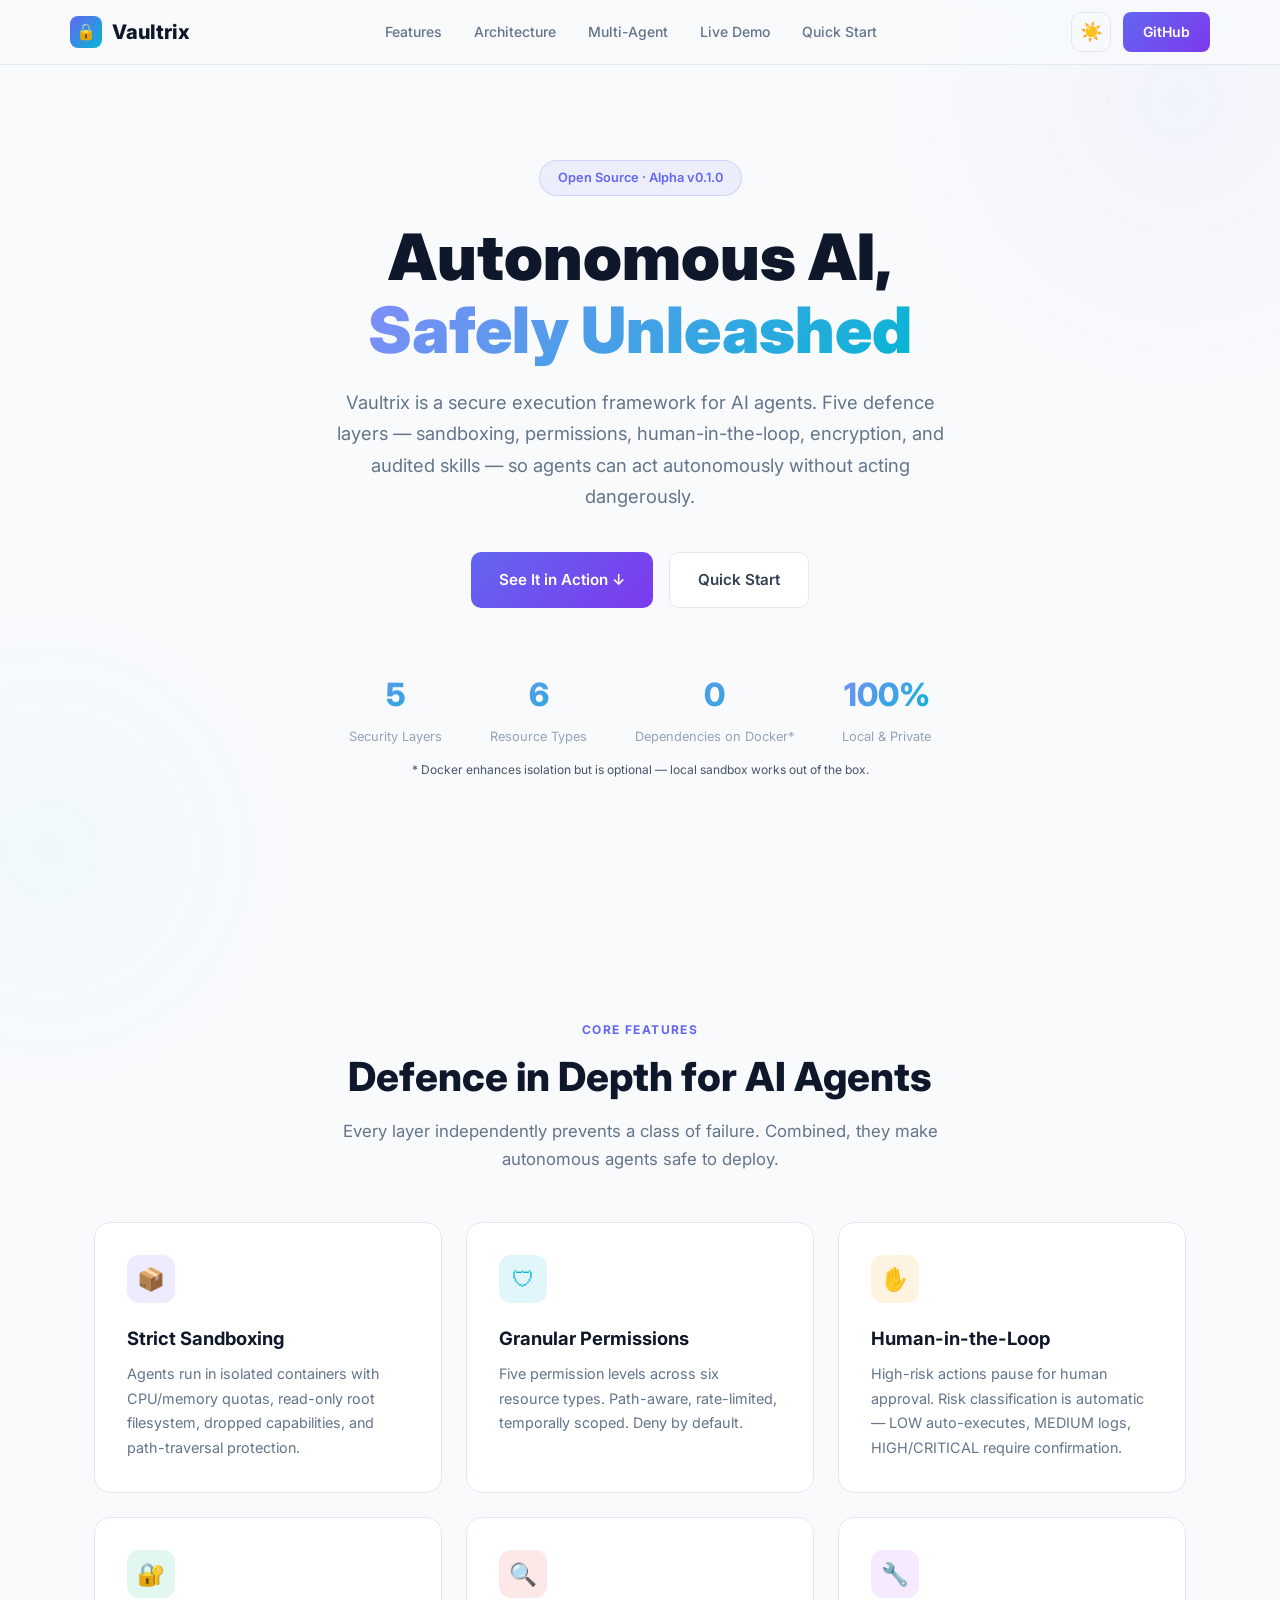
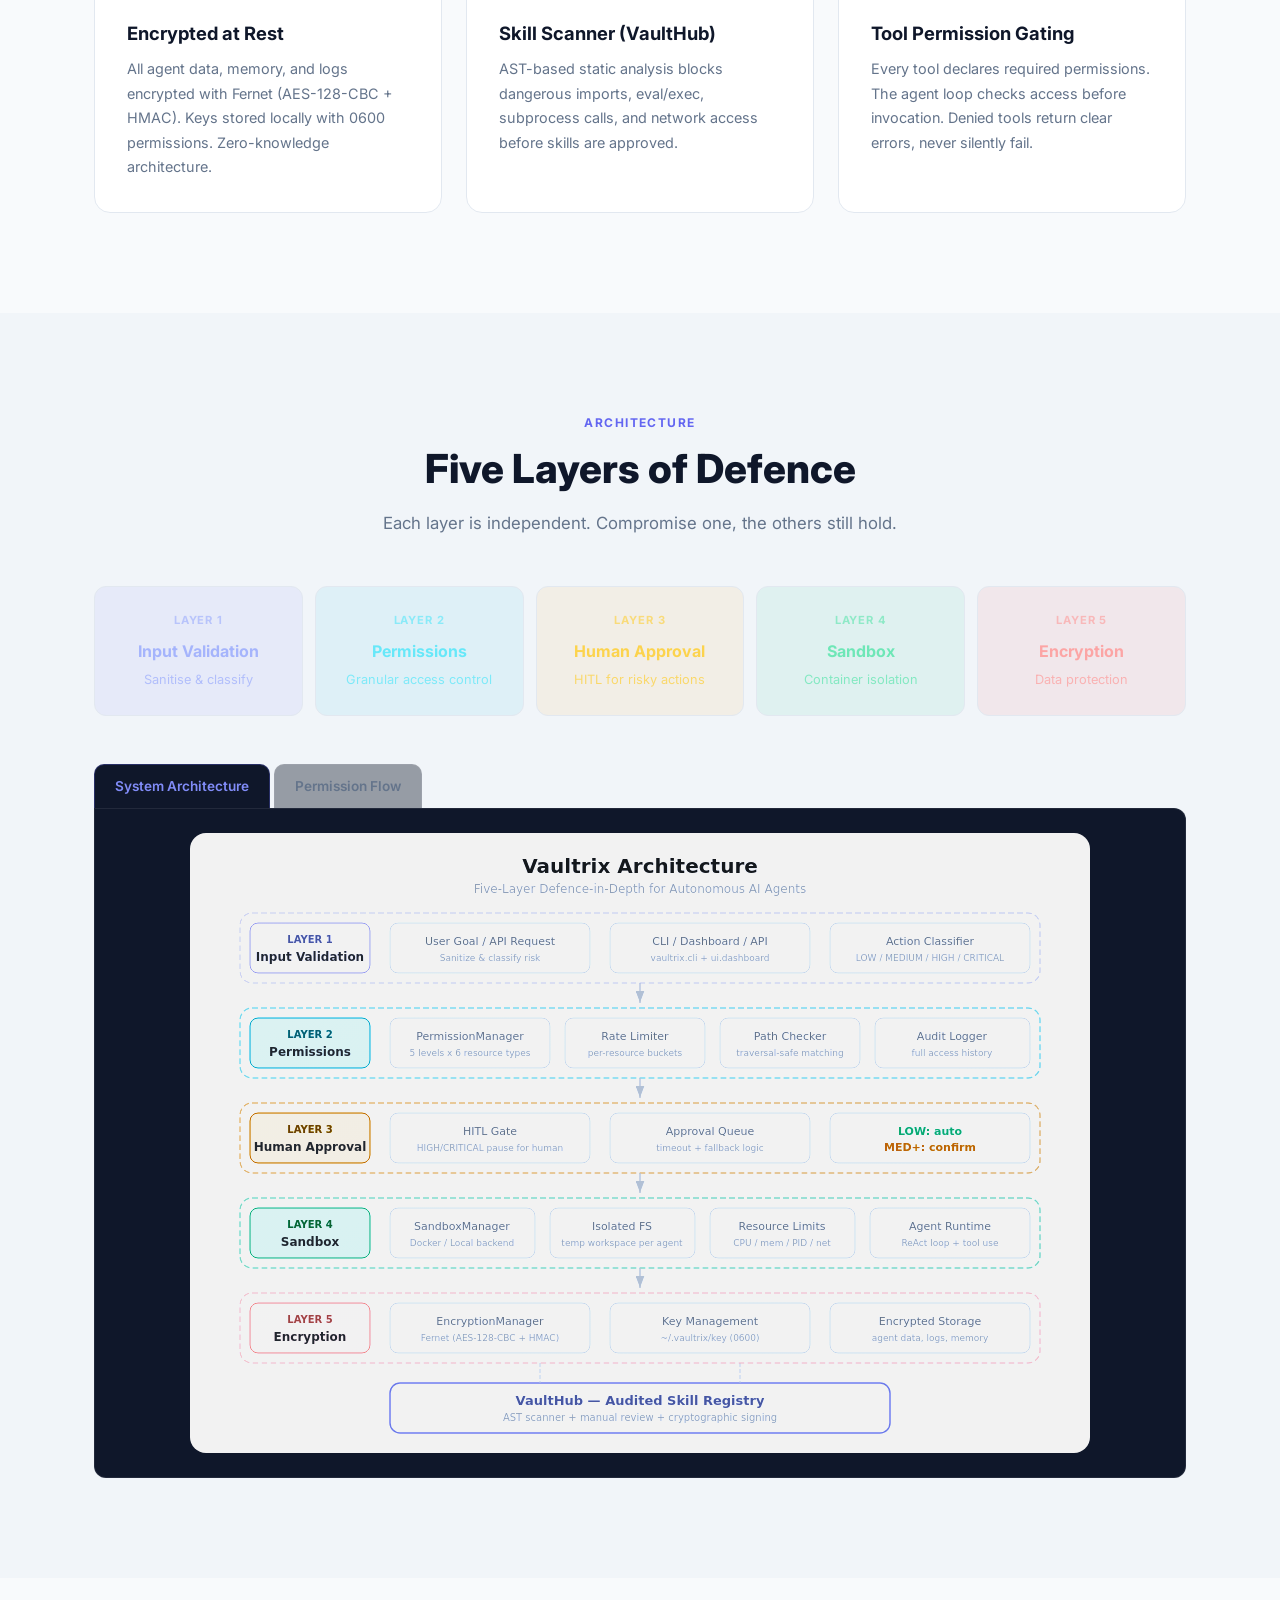
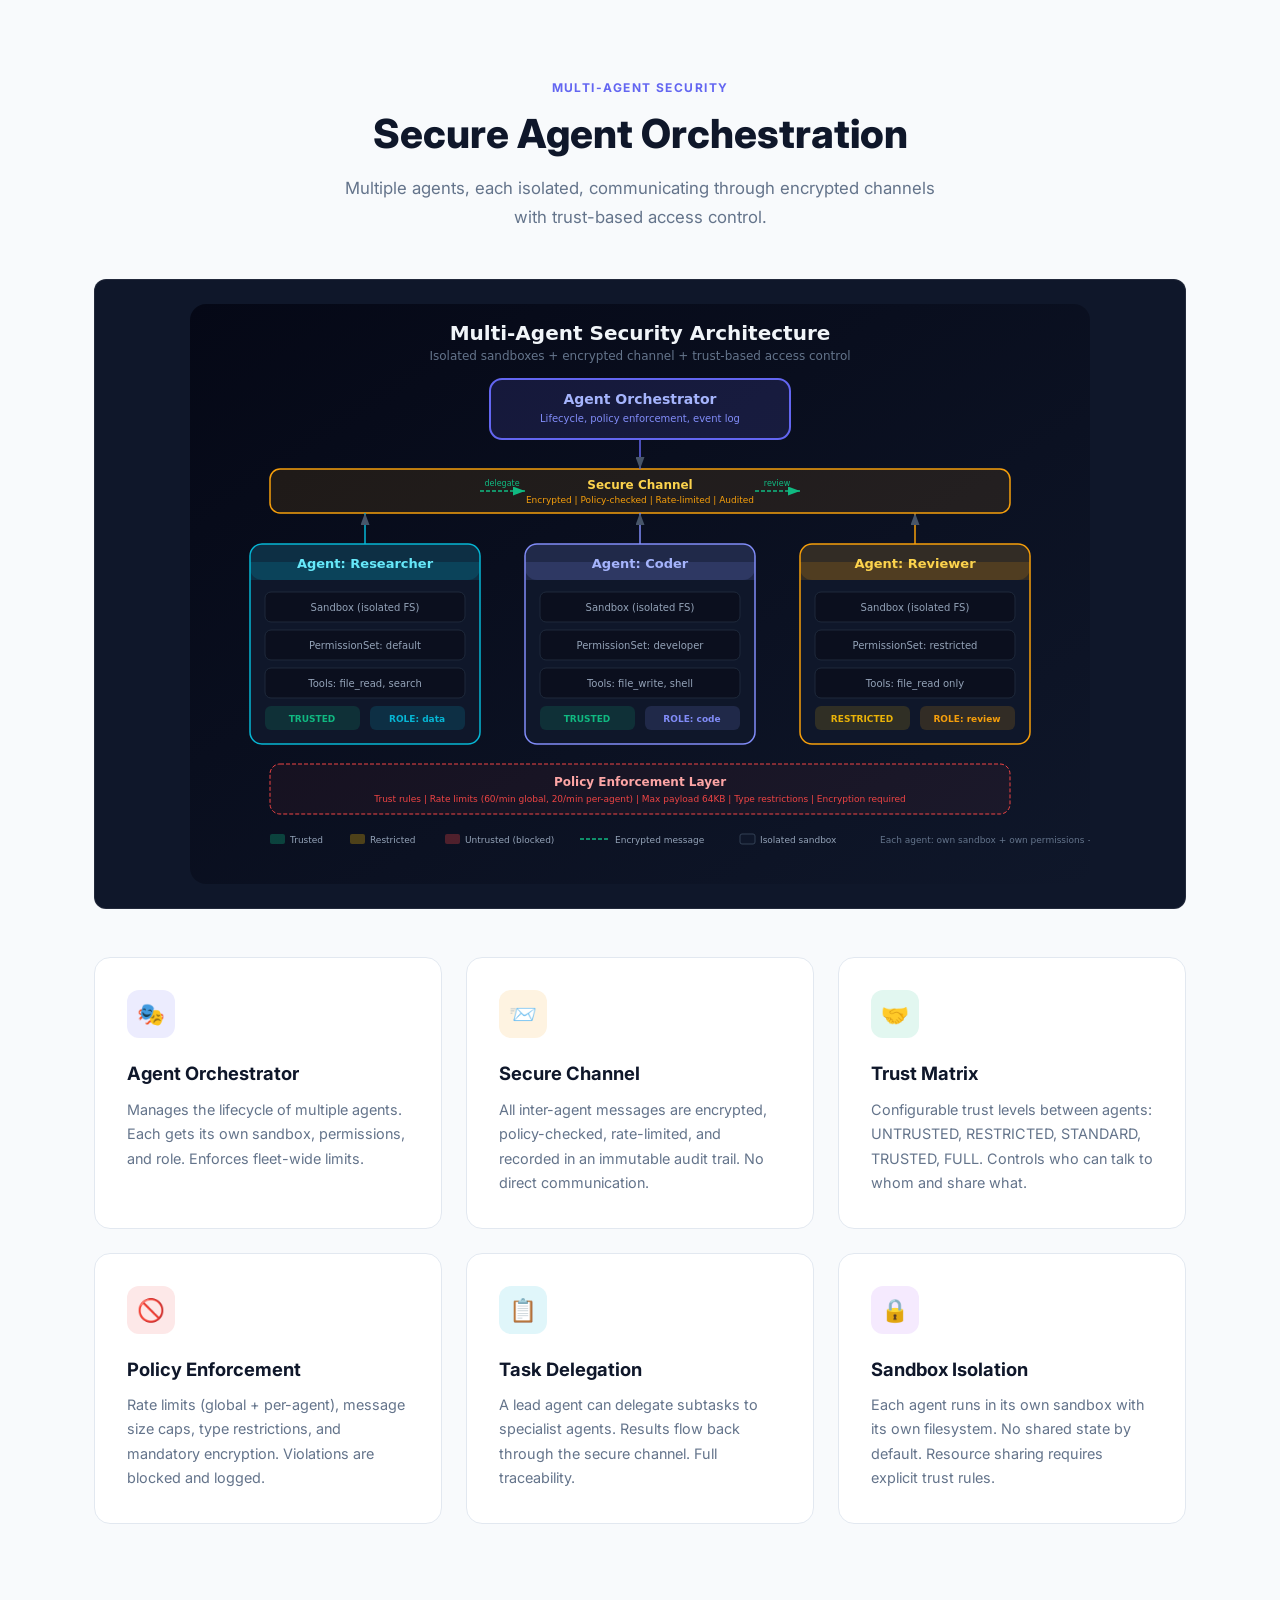
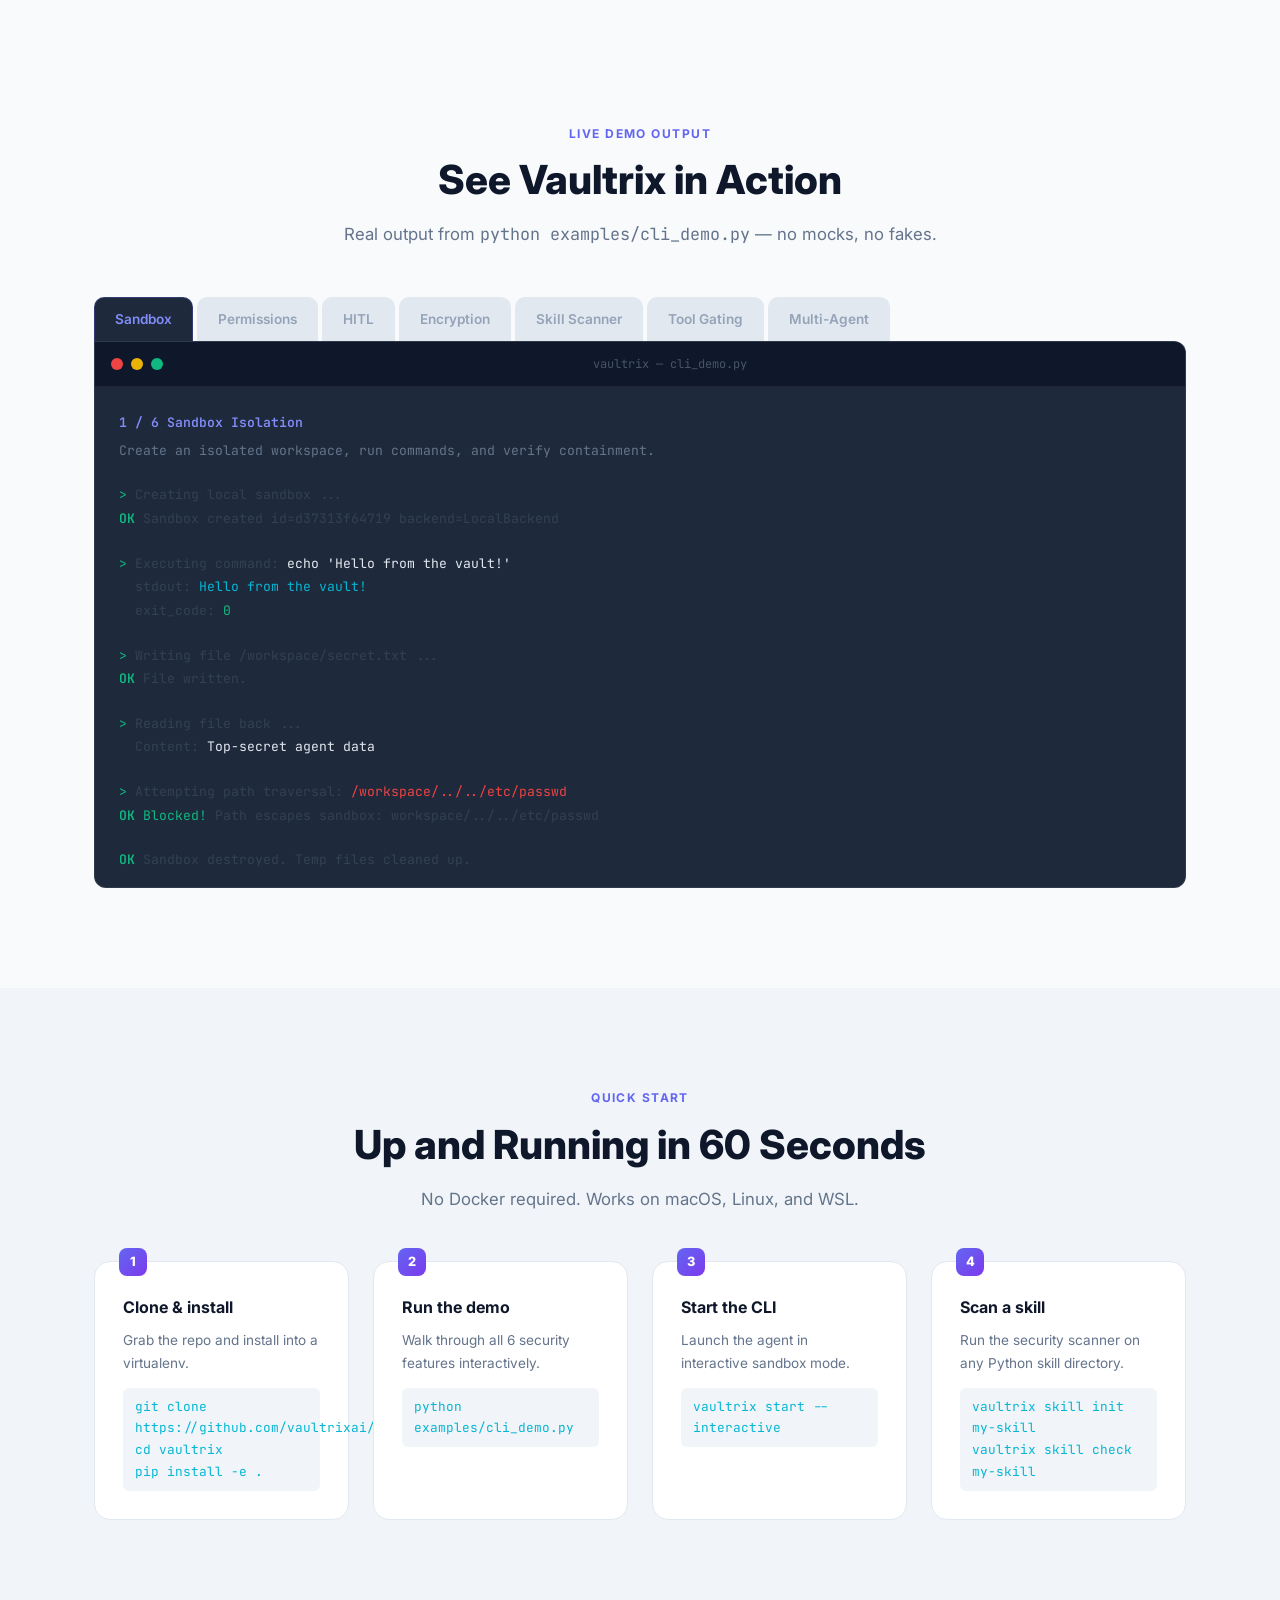
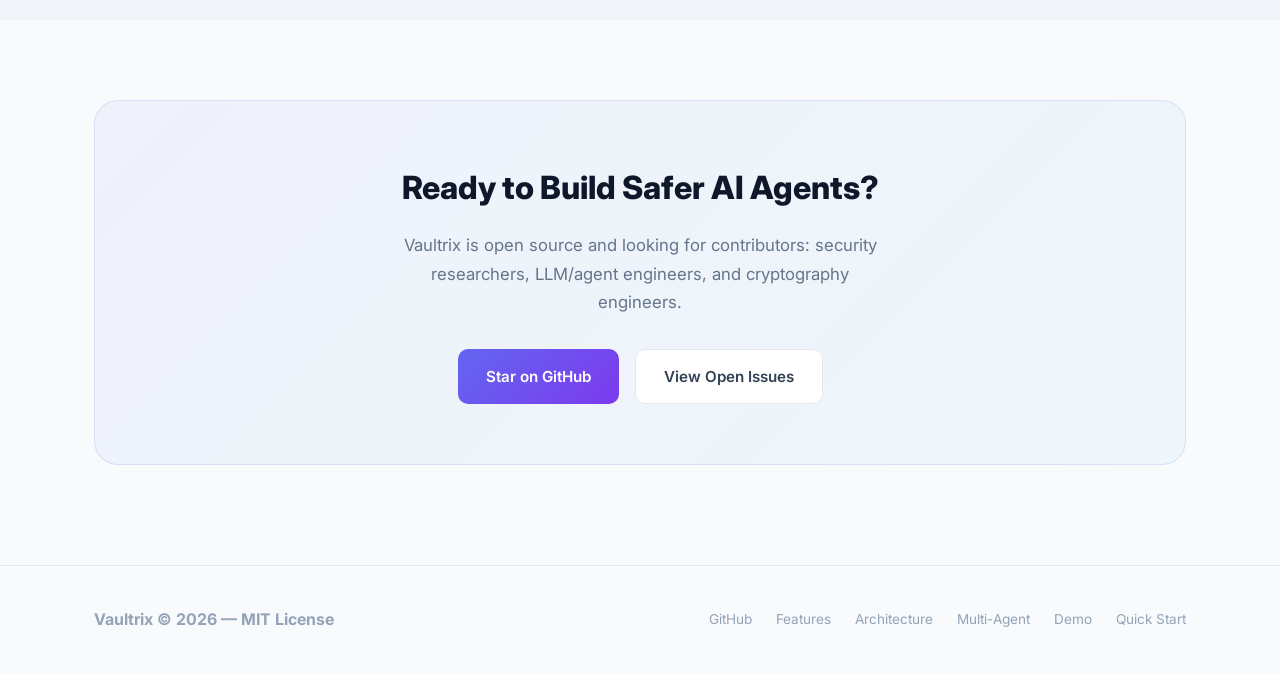
<file: website/index.html>
<!DOCTYPE html>
<html lang="en">
<head>
<meta charset="UTF-8">
<meta name="viewport" content="width=device-width, initial-scale=1.0">
<title>Vaultrix - Secure Autonomous AI Framework</title>
<meta name="description" content="Vaultrix transforms autonomous AI agents into a secure, trustworthy ecosystem through strict sandboxing, audited skill registry, human-in-the-loop execution, and local layered encryption.">
<link rel="preconnect" href="https://fonts.googleapis.com">
<link rel="preconnect" href="https://fonts.gstatic.com" crossorigin>
<link href="https://fonts.googleapis.com/css2?family=Inter:wght@400;500;600;700;800;900&family=JetBrains+Mono:wght@400;500;600&display=swap" rel="stylesheet">
<style>
/* ── Reset & Base ───────────────────────────────────────────── */
*, *::before, *::after { margin: 0; padding: 0; box-sizing: border-box; }
html { scroll-behavior: smooth; }
body {
  font-family: 'Inter', -apple-system, BlinkMacSystemFont, sans-serif;
  background: var(--bg);
  color: var(--text);
  line-height: 1.7;
  overflow-x: hidden;
  transition: background .3s, color .3s;
}
a { color: var(--accent); text-decoration: none; transition: color .2s; }
a:hover { color: var(--accent-hover); }
code, pre { font-family: 'JetBrains Mono', monospace; }
img { max-width: 100%; }

/* ── Theme variables: Dark (default) ───────────────────────── */
:root {
  --bg:              #050816;
  --bg-alt:          rgba(15,23,42,.4);
  --surface:         rgba(15,23,42,.6);
  --surface-solid:   #0f172a;
  --border:          rgba(255,255,255,.06);
  --border-hover:    rgba(99,102,241,.3);
  --text:            #c8d6e5;
  --text-heading:    #f1f5f9;
  --text-muted:      #94a3b8;
  --text-faint:      #64748b;
  --text-dim:        #475569;
  --accent:          #818cf8;
  --accent-hover:    #a5b4fc;
  --nav-bg:          rgba(5,8,22,.85);
  --badge-bg:        rgba(99,102,241,.12);
  --badge-border:    rgba(99,102,241,.2);
  --btn-secondary-bg:rgba(255,255,255,.06);
  --btn-secondary-border:rgba(255,255,255,.1);
  --btn-secondary-text:#e2e8f0;
  --card-bg:         rgba(15,23,42,.6);
  --code-bg:         rgba(0,0,0,.3);
  --cta-bg:          linear-gradient(135deg, rgba(99,102,241,.1), rgba(6,182,212,.08));
  --cta-border:      rgba(99,102,241,.2);
  --demo-bg:         #0f172a;
  --demo-titlebar:   rgba(0,0,0,.3);
  --demo-tab-bg:     rgba(15,23,42,.4);
  --terminal-white:  #e2e8f0;
  --terminal-dim:    #475569;
  --terminal-divider:#1e293b;
  --glow1:           rgba(99,102,241,.08);
  --glow2:           rgba(6,182,212,.06);
  --diagram-filter:  none;
}

/* ── Theme variables: Light ────────────────────────────────── */
[data-theme="light"] {
  --bg:              #f8fafc;
  --bg-alt:          #f1f5f9;
  --surface:         #ffffff;
  --surface-solid:   #ffffff;
  --border:          #e2e8f0;
  --border-hover:    rgba(99,102,241,.4);
  --text:            #334155;
  --text-heading:    #0f172a;
  --text-muted:      #64748b;
  --text-faint:      #94a3b8;
  --text-dim:        #94a3b8;
  --accent:          #6366f1;
  --accent-hover:    #4f46e5;
  --nav-bg:          rgba(248,250,252,.9);
  --badge-bg:        rgba(99,102,241,.08);
  --badge-border:    rgba(99,102,241,.2);
  --btn-secondary-bg:#ffffff;
  --btn-secondary-border:#e2e8f0;
  --btn-secondary-text:#334155;
  --card-bg:         #ffffff;
  --code-bg:         #f1f5f9;
  --cta-bg:          linear-gradient(135deg, rgba(99,102,241,.06), rgba(6,182,212,.04));
  --cta-border:      rgba(99,102,241,.15);
  --demo-bg:         #1e293b;
  --demo-titlebar:   #0f172a;
  --demo-tab-bg:     #e2e8f0;
  --terminal-white:  #e2e8f0;
  --terminal-dim:    #64748b;
  --terminal-divider:#334155;
  --glow1:           rgba(99,102,241,.04);
  --glow2:           rgba(6,182,212,.03);
  --diagram-filter:  invert(1) hue-rotate(180deg) brightness(1.15) contrast(.9);
}

/* ── Layout ─────────────────────────────────────────────────── */
.container { max-width: 1140px; margin: 0 auto; padding: 0 24px; }
section { padding: 100px 0; }

/* ── Background effects ─────────────────────────────────────── */
body::before {
  content: '';
  position: fixed; top: -200px; right: -200px;
  width: 600px; height: 600px;
  background: radial-gradient(circle, var(--glow1), transparent 70%);
  pointer-events: none; z-index: 0;
}
body::after {
  content: '';
  position: fixed; bottom: -200px; left: -200px;
  width: 500px; height: 500px;
  background: radial-gradient(circle, var(--glow2), transparent 70%);
  pointer-events: none; z-index: 0;
}
section, header, footer { position: relative; z-index: 1; }

/* ── Navigation ─────────────────────────────────────────────── */
nav {
  position: fixed; top: 0; left: 0; right: 0; z-index: 100;
  background: var(--nav-bg);
  backdrop-filter: blur(16px);
  border-bottom: 1px solid var(--border);
  padding: 0 24px;
  transition: background .3s, border-color .3s;
}
.nav-inner {
  max-width: 1140px; margin: 0 auto;
  display: flex; align-items: center; justify-content: space-between;
  height: 64px;
}
.nav-logo {
  display: flex; align-items: center; gap: 10px;
  font-size: 1.25rem; font-weight: 800; color: var(--text-heading);
}
.nav-logo .shield {
  width: 32px; height: 32px;
  background: linear-gradient(135deg, #6366f1, #06b6d4);
  border-radius: 8px;
  display: flex; align-items: center; justify-content: center;
  font-size: 1rem;
}
.nav-links { display: flex; gap: 32px; list-style: none; }
.nav-links a {
  color: var(--text-muted); font-size: .875rem; font-weight: 500;
  transition: color .2s;
}
.nav-links a:hover { color: var(--text-heading); }
.nav-right { display: flex; align-items: center; gap: 12px; }
.nav-cta {
  background: linear-gradient(135deg, #6366f1, #7c3aed);
  color: #fff !important; padding: 8px 20px;
  border-radius: 8px; font-weight: 600; font-size: .875rem;
  transition: opacity .2s;
}
.nav-cta:hover { opacity: .9; color: #fff !important; }

/* ── Theme toggle ───────────────────────────────────────────── */
.theme-toggle {
  width: 40px; height: 40px;
  border-radius: 10px;
  border: 1px solid var(--border);
  background: transparent;
  cursor: pointer;
  display: flex; align-items: center; justify-content: center;
  font-size: 1.15rem;
  color: var(--text-muted);
  transition: all .2s;
}
.theme-toggle:hover {
  border-color: var(--accent);
  color: var(--accent);
  background: var(--badge-bg);
}

/* ── Hero ───────────────────────────────────────────────────── */
.hero {
  padding: 160px 0 100px;
  text-align: center;
}
.hero-badge {
  display: inline-block;
  background: var(--badge-bg);
  color: var(--accent);
  padding: 6px 18px;
  border-radius: 20px;
  font-size: .8rem; font-weight: 600;
  margin-bottom: 24px;
  border: 1px solid var(--badge-border);
}
.hero h1 {
  font-size: clamp(2.5rem, 6vw, 4rem);
  font-weight: 900;
  color: var(--text-heading);
  line-height: 1.15;
  margin-bottom: 20px;
}
.hero h1 .gradient {
  background: linear-gradient(135deg, #818cf8, #06b6d4);
  -webkit-background-clip: text; background-clip: text;
  -webkit-text-fill-color: transparent;
}
.hero p {
  font-size: 1.15rem;
  color: var(--text-muted);
  max-width: 640px;
  margin: 0 auto 40px;
}
.hero-actions { display: flex; gap: 16px; justify-content: center; flex-wrap: wrap; }
.btn {
  display: inline-flex; align-items: center; gap: 8px;
  padding: 14px 28px; border-radius: 10px;
  font-size: .95rem; font-weight: 600;
  transition: all .2s; cursor: pointer; border: none;
}
.btn-primary {
  background: linear-gradient(135deg, #6366f1, #7c3aed);
  color: #fff;
}
.btn-primary:hover { opacity: .9; color: #fff; transform: translateY(-1px); }
.btn-secondary {
  background: var(--btn-secondary-bg);
  color: var(--btn-secondary-text);
  border: 1px solid var(--btn-secondary-border);
}
.btn-secondary:hover { opacity: .85; }
.hero-stats {
  display: flex; justify-content: center; gap: 48px;
  margin-top: 60px; flex-wrap: wrap;
}
.hero-stat .num {
  font-size: 2rem; font-weight: 800;
  background: linear-gradient(135deg, #818cf8, #06b6d4);
  -webkit-background-clip: text; background-clip: text;
  -webkit-text-fill-color: transparent;
}
.hero-stat .label { font-size: .8rem; color: var(--text-faint); margin-top: 4px; }

/* ── Section headers ────────────────────────────────────────── */
.section-label {
  font-size: .75rem; font-weight: 700;
  text-transform: uppercase; letter-spacing: .12em;
  color: var(--accent); margin-bottom: 12px;
}
.section-title {
  font-size: clamp(1.8rem, 4vw, 2.5rem);
  font-weight: 800; color: var(--text-heading);
  line-height: 1.2; margin-bottom: 16px;
}
.section-subtitle {
  font-size: 1.05rem; color: var(--text-muted);
  max-width: 600px; margin-bottom: 48px;
}
.text-center { text-align: center; }
.text-center .section-subtitle { margin-left: auto; margin-right: auto; }

/* ── Features grid ──────────────────────────────────────────── */
.features-grid {
  display: grid;
  grid-template-columns: repeat(auto-fit, minmax(300px, 1fr));
  gap: 24px;
}
.feature-card {
  background: var(--card-bg);
  border: 1px solid var(--border);
  border-radius: 16px;
  padding: 32px;
  transition: border-color .3s, transform .3s, background .3s;
}
.feature-card:hover {
  border-color: var(--border-hover);
  transform: translateY(-4px);
}
.feature-icon {
  width: 48px; height: 48px;
  border-radius: 12px;
  display: flex; align-items: center; justify-content: center;
  font-size: 1.4rem;
  margin-bottom: 20px;
}
.feature-card h3 {
  font-size: 1.15rem; font-weight: 700;
  color: var(--text-heading); margin-bottom: 8px;
}
.feature-card p { font-size: .9rem; color: var(--text-muted); }

/* ── Architecture ───────────────────────────────────────────── */
.arch-layers {
  display: flex; gap: 12px; flex-wrap: wrap;
  margin-bottom: 40px;
}
.arch-layer {
  flex: 1; min-width: 180px;
  padding: 24px 20px;
  border-radius: 12px;
  text-align: center;
  border: 1px solid var(--border);
  transition: transform .3s;
}
.arch-layer:hover { transform: translateY(-4px); }
.arch-layer .layer-num {
  font-size: .7rem; font-weight: 700;
  text-transform: uppercase; letter-spacing: .08em;
  opacity: .7; margin-bottom: 8px;
}
.arch-layer h4 {
  font-size: 1rem; font-weight: 700; margin-bottom: 4px;
}
.arch-layer p { font-size: .8rem; opacity: .8; }

/* Diagrams: invert in light mode */
.diagram-container img { transition: filter .3s; filter: var(--diagram-filter); }

/* ── Demo Section ───────────────────────────────────────────── */
.demo-tabs {
  display: flex; gap: 4px;
  margin-bottom: 0;
  flex-wrap: wrap;
}
.demo-tab {
  padding: 10px 20px;
  border-radius: 10px 10px 0 0;
  font-size: .85rem; font-weight: 600;
  cursor: pointer;
  background: var(--demo-tab-bg);
  color: var(--text-faint);
  border: 1px solid var(--border);
  border-bottom: none;
  transition: all .2s;
}
.demo-tab:hover { color: var(--text-muted); }
.demo-tab.active {
  background: var(--demo-bg);
  color: #818cf8;
  border-color: rgba(99,102,241,.3);
}
.demo-window {
  background: var(--demo-bg);
  border: 1px solid rgba(255,255,255,.08);
  border-radius: 0 12px 12px 12px;
  overflow: hidden;
}
.demo-titlebar {
  display: flex; align-items: center; gap: 8px;
  padding: 12px 16px;
  background: var(--demo-titlebar);
  border-bottom: 1px solid rgba(255,255,255,.06);
}
.demo-dot {
  width: 12px; height: 12px; border-radius: 50%;
}
.demo-titlebar-title {
  flex: 1; text-align: center;
  font-size: .75rem; color: #475569;
  font-family: 'JetBrains Mono', monospace;
}
.demo-content {
  padding: 20px 24px;
  font-family: 'JetBrains Mono', monospace;
  font-size: .82rem;
  line-height: 1.8;
  min-height: 340px;
  max-height: 500px;
  overflow-y: auto;
}
.demo-panel { display: none; }
.demo-panel.active { display: block; }

/* Terminal styling — always dark palette inside terminal */
.t-cyan    { color: #06b6d4; }
.t-green   { color: #10b981; }
.t-red     { color: #ef4444; }
.t-yellow  { color: #eab308; }
.t-purple  { color: #a78bfa; }
.t-dim     { color: #64748b; }
.t-white   { color: #e2e8f0; }
.t-bold    { font-weight: 700; }
.t-line    { display: block; min-height: 1.6em; }
.t-indent  { display: block; padding-left: 2ch; }
.t-indent2 { display: block; padding-left: 4ch; }
.t-table   { display: block; padding-left: 2ch; }
.t-header  { display: block; padding: 4px 0; color: #818cf8; font-weight: 600; }
.t-divider { display: block; color: #334155; }
.t-prompt  { color: #818cf8; font-weight: 600; }
.t-ok      { color: #10b981; font-weight: 600; }
.t-fail    { color: #ef4444; font-weight: 600; }
.t-step    { color: #10b981; }

/* ── How it works ───────────────────────────────────────────── */
.steps-grid {
  display: grid;
  grid-template-columns: repeat(auto-fit, minmax(240px, 1fr));
  gap: 24px; counter-reset: step;
}
.step-card {
  background: var(--card-bg);
  border: 1px solid var(--border);
  border-radius: 16px;
  padding: 28px;
  position: relative;
  counter-increment: step;
  transition: background .3s, border-color .3s;
}
.step-card::before {
  content: counter(step);
  position: absolute; top: -14px; left: 24px;
  width: 28px; height: 28px;
  background: linear-gradient(135deg, #6366f1, #7c3aed);
  border-radius: 8px;
  display: flex; align-items: center; justify-content: center;
  font-size: .8rem; font-weight: 800; color: #fff;
  line-height: 28px; text-align: center;
}
.step-card h4 {
  font-size: 1rem; font-weight: 700;
  color: var(--text-heading); margin-bottom: 8px; margin-top: 4px;
}
.step-card p { font-size: .85rem; color: var(--text-muted); }
.step-card code {
  display: block;
  background: var(--code-bg);
  padding: 8px 12px;
  border-radius: 6px;
  font-size: .8rem;
  color: #06b6d4;
  margin-top: 12px;
}

/* ── CTA ────────────────────────────────────────────────────── */
.cta-section {
  text-align: center;
  padding: 80px 0 100px;
}
.cta-box {
  background: var(--cta-bg);
  border: 1px solid var(--cta-border);
  border-radius: 24px;
  padding: 60px 40px;
  transition: background .3s, border-color .3s;
}
.cta-box h2 {
  font-size: 2rem; font-weight: 800;
  color: var(--text-heading); margin-bottom: 16px;
}
.cta-box p {
  font-size: 1.05rem; color: var(--text-muted);
  max-width: 500px; margin: 0 auto 32px;
}
.cta-actions { display: flex; gap: 16px; justify-content: center; flex-wrap: wrap; }

/* ── Footer ─────────────────────────────────────────────────── */
footer {
  border-top: 1px solid var(--border);
  padding: 40px 0;
  transition: border-color .3s;
}
.footer-inner {
  display: flex; justify-content: space-between;
  align-items: center; flex-wrap: wrap; gap: 16px;
}
.footer-brand { font-weight: 700; color: var(--text-faint); }
.footer-links { display: flex; gap: 24px; }
.footer-links a { color: var(--text-dim); font-size: .85rem; }
.footer-links a:hover { color: var(--text-muted); }

/* ── Alt-bg sections ────────────────────────────────────────── */
.section-alt { background: var(--bg-alt); transition: background .3s; }

/* ── Responsive ─────────────────────────────────────────────── */
@media (max-width: 768px) {
  .nav-links { display: none; }
  .hero-stats { gap: 24px; }
  .arch-layers { flex-direction: column; }
  section { padding: 60px 0; }
  .demo-content { font-size: .72rem; }
  .cta-box { padding: 40px 24px; }
}
</style>
</head>
<body>

<!-- ── Navigation ──────────────────────────────────────────── -->
<nav>
  <div class="nav-inner">
    <a href="#" class="nav-logo">
      <span class="shield">&#x1F512;</span>
      Vaultrix
    </a>
    <ul class="nav-links">
      <li><a href="#features">Features</a></li>
      <li><a href="#architecture">Architecture</a></li>
      <li><a href="#multi-agent">Multi-Agent</a></li>
      <li><a href="#demo">Live Demo</a></li>
      <li><a href="#quickstart">Quick Start</a></li>
    </ul>
    <div class="nav-right">
      <button class="theme-toggle" onclick="toggleTheme()" aria-label="Toggle theme" id="themeToggle">&#x1F319;</button>
      <a href="https://github.com/vaultrixai/vaultrix" class="nav-cta">GitHub</a>
    </div>
  </div>
</nav>

<!-- ── Hero ─────────────────────────────────────────────────── -->
<section class="hero">
  <div class="container">
    <div class="hero-badge">Open Source &middot; Alpha v0.1.0</div>
    <h1>Autonomous AI,<br><span class="gradient">Safely Unleashed</span></h1>
    <p>Vaultrix is a secure execution framework for AI agents. Five defence layers &mdash; sandboxing, permissions, human-in-the-loop, encryption, and audited skills &mdash; so agents can act autonomously without acting dangerously.</p>
    <div class="hero-actions">
      <a href="#demo" class="btn btn-primary">See It in Action &darr;</a>
      <a href="#quickstart" class="btn btn-secondary">Quick Start</a>
    </div>
    <div class="hero-stats">
      <div class="hero-stat"><div class="num">5</div><div class="label">Security Layers</div></div>
      <div class="hero-stat"><div class="num">6</div><div class="label">Resource Types</div></div>
      <div class="hero-stat"><div class="num">0</div><div class="label">Dependencies on Docker*</div></div>
      <div class="hero-stat"><div class="num">100%</div><div class="label">Local &amp; Private</div></div>
    </div>
    <p style="font-size:.75rem;color:#475569;margin-top:12px;">* Docker enhances isolation but is optional &mdash; local sandbox works out of the box.</p>
  </div>
</section>

<!-- ── Features ─────────────────────────────────────────────── -->
<section id="features">
  <div class="container text-center">
    <div class="section-label">Core Features</div>
    <h2 class="section-title">Defence in Depth for AI Agents</h2>
    <p class="section-subtitle">Every layer independently prevents a class of failure. Combined, they make autonomous agents safe to deploy.</p>
  </div>
  <div class="container">
    <div class="features-grid">
      <div class="feature-card">
        <div class="feature-icon" style="background:rgba(99,102,241,.12);color:#818cf8;">&#x1F4E6;</div>
        <h3>Strict Sandboxing</h3>
        <p>Agents run in isolated containers with CPU/memory quotas, read-only root filesystem, dropped capabilities, and path-traversal protection.</p>
      </div>
      <div class="feature-card">
        <div class="feature-icon" style="background:rgba(6,182,212,.12);color:#06b6d4;">&#x1F6E1;</div>
        <h3>Granular Permissions</h3>
        <p>Five permission levels across six resource types. Path-aware, rate-limited, temporally scoped. Deny by default.</p>
      </div>
      <div class="feature-card">
        <div class="feature-icon" style="background:rgba(245,158,11,.12);color:#f59e0b;">&#x270B;</div>
        <h3>Human-in-the-Loop</h3>
        <p>High-risk actions pause for human approval. Risk classification is automatic &mdash; LOW auto-executes, MEDIUM logs, HIGH/CRITICAL require confirmation.</p>
      </div>
      <div class="feature-card">
        <div class="feature-icon" style="background:rgba(16,185,129,.12);color:#10b981;">&#x1F510;</div>
        <h3>Encrypted at Rest</h3>
        <p>All agent data, memory, and logs encrypted with Fernet (AES-128-CBC + HMAC). Keys stored locally with 0600 permissions. Zero-knowledge architecture.</p>
      </div>
      <div class="feature-card">
        <div class="feature-icon" style="background:rgba(239,68,68,.12);color:#ef4444;">&#x1F50D;</div>
        <h3>Skill Scanner (VaultHub)</h3>
        <p>AST-based static analysis blocks dangerous imports, eval/exec, subprocess calls, and network access before skills are approved.</p>
      </div>
      <div class="feature-card">
        <div class="feature-icon" style="background:rgba(168,85,247,.12);color:#a78bfa;">&#x1F527;</div>
        <h3>Tool Permission Gating</h3>
        <p>Every tool declares required permissions. The agent loop checks access before invocation. Denied tools return clear errors, never silently fail.</p>
      </div>
    </div>
  </div>
</section>

<!-- ── Architecture ─────────────────────────────────────────── -->
<section id="architecture" class="section-alt">
  <div class="container text-center">
    <div class="section-label">Architecture</div>
    <h2 class="section-title">Five Layers of Defence</h2>
    <p class="section-subtitle">Each layer is independent. Compromise one, the others still hold.</p>
  </div>
  <div class="container">
    <div class="arch-layers">
      <div class="arch-layer" style="background:rgba(99,102,241,.08);color:#a5b4fc;">
        <div class="layer-num">Layer 1</div>
        <h4>Input Validation</h4>
        <p>Sanitise &amp; classify</p>
      </div>
      <div class="arch-layer" style="background:rgba(6,182,212,.08);color:#67e8f9;">
        <div class="layer-num">Layer 2</div>
        <h4>Permissions</h4>
        <p>Granular access control</p>
      </div>
      <div class="arch-layer" style="background:rgba(245,158,11,.08);color:#fcd34d;">
        <div class="layer-num">Layer 3</div>
        <h4>Human Approval</h4>
        <p>HITL for risky actions</p>
      </div>
      <div class="arch-layer" style="background:rgba(16,185,129,.08);color:#6ee7b7;">
        <div class="layer-num">Layer 4</div>
        <h4>Sandbox</h4>
        <p>Container isolation</p>
      </div>
      <div class="arch-layer" style="background:rgba(239,68,68,.08);color:#fca5a5;">
        <div class="layer-num">Layer 5</div>
        <h4>Encryption</h4>
        <p>Data protection</p>
      </div>
    </div>
  </div>
  <div class="container" style="margin-top:48px;">
    <div class="diagram-tabs" style="display:flex;gap:4px;margin-bottom:0;">
      <div class="diagram-tab active" onclick="showDiagram('arch')" style="padding:10px 20px;border-radius:10px 10px 0 0;font-size:.85rem;font-weight:600;cursor:pointer;background:#0f172a;color:#818cf8;border:1px solid rgba(99,102,241,.3);border-bottom:none;">System Architecture</div>
      <div class="diagram-tab" onclick="showDiagram('perm')" style="padding:10px 20px;border-radius:10px 10px 0 0;font-size:.85rem;font-weight:600;cursor:pointer;background:rgba(15,23,42,.4);color:#64748b;border:1px solid rgba(255,255,255,.06);border-bottom:none;">Permission Flow</div>
    </div>
    <div style="background:#0f172a;border:1px solid rgba(255,255,255,.08);border-radius:0 12px 12px 12px;padding:24px;overflow-x:auto;">
      <div id="diagram-arch" class="diagram-container"><img src="diagrams/architecture.svg" alt="Vaultrix System Architecture" style="width:100%;max-width:900px;display:block;margin:0 auto;"/></div>
      <div id="diagram-perm" class="diagram-container" style="display:none;"><img src="diagrams/permission-flow.svg" alt="Permission & Execution Flow" style="width:100%;max-width:780px;display:block;margin:0 auto;"/></div>
    </div>
  </div>
</section>

<!-- ── Multi-Agent Security ────────────────────────────────── -->
<section id="multi-agent">
  <div class="container text-center">
    <div class="section-label">Multi-Agent Security</div>
    <h2 class="section-title">Secure Agent Orchestration</h2>
    <p class="section-subtitle">Multiple agents, each isolated, communicating through encrypted channels with trust-based access control.</p>
  </div>
  <div class="container">
    <div style="background:#0f172a;border:1px solid rgba(255,255,255,.08);border-radius:12px;padding:24px;margin-bottom:48px;overflow-x:auto;">
      <img class="diagram-container" src="diagrams/multi-agent.svg" alt="Multi-Agent Security Architecture" style="width:100%;max-width:900px;display:block;margin:0 auto;"/>
    </div>
    <div class="features-grid">
      <div class="feature-card">
        <div class="feature-icon" style="background:rgba(99,102,241,.12);color:#818cf8;">&#x1F3AD;</div>
        <h3>Agent Orchestrator</h3>
        <p>Manages the lifecycle of multiple agents. Each gets its own sandbox, permissions, and role. Enforces fleet-wide limits.</p>
      </div>
      <div class="feature-card">
        <div class="feature-icon" style="background:rgba(245,158,11,.12);color:#f59e0b;">&#x1F4E8;</div>
        <h3>Secure Channel</h3>
        <p>All inter-agent messages are encrypted, policy-checked, rate-limited, and recorded in an immutable audit trail. No direct communication.</p>
      </div>
      <div class="feature-card">
        <div class="feature-icon" style="background:rgba(16,185,129,.12);color:#10b981;">&#x1F91D;</div>
        <h3>Trust Matrix</h3>
        <p>Configurable trust levels between agents: UNTRUSTED, RESTRICTED, STANDARD, TRUSTED, FULL. Controls who can talk to whom and share what.</p>
      </div>
      <div class="feature-card">
        <div class="feature-icon" style="background:rgba(239,68,68,.12);color:#ef4444;">&#x1F6AB;</div>
        <h3>Policy Enforcement</h3>
        <p>Rate limits (global + per-agent), message size caps, type restrictions, and mandatory encryption. Violations are blocked and logged.</p>
      </div>
      <div class="feature-card">
        <div class="feature-icon" style="background:rgba(6,182,212,.12);color:#06b6d4;">&#x1F4CB;</div>
        <h3>Task Delegation</h3>
        <p>A lead agent can delegate subtasks to specialist agents. Results flow back through the secure channel. Full traceability.</p>
      </div>
      <div class="feature-card">
        <div class="feature-icon" style="background:rgba(168,85,247,.12);color:#a78bfa;">&#x1F512;</div>
        <h3>Sandbox Isolation</h3>
        <p>Each agent runs in its own sandbox with its own filesystem. No shared state by default. Resource sharing requires explicit trust rules.</p>
      </div>
    </div>
  </div>
</section>

<!-- ── Live Demo ────────────────────────────────────────────── -->
<section id="demo">
  <div class="container">
    <div class="text-center">
      <div class="section-label">Live Demo Output</div>
      <h2 class="section-title">See Vaultrix in Action</h2>
      <p class="section-subtitle">Real output from <code>python examples/cli_demo.py</code> &mdash; no mocks, no fakes.</p>
    </div>

    <div class="demo-tabs">
      <div class="demo-tab active" onclick="showDemo('sandbox')">Sandbox</div>
      <div class="demo-tab" onclick="showDemo('permissions')">Permissions</div>
      <div class="demo-tab" onclick="showDemo('hitl')">HITL</div>
      <div class="demo-tab" onclick="showDemo('encryption')">Encryption</div>
      <div class="demo-tab" onclick="showDemo('scanner')">Skill Scanner</div>
      <div class="demo-tab" onclick="showDemo('tools')">Tool Gating</div>
      <div class="demo-tab" onclick="showDemo('multiagent')">Multi-Agent</div>
    </div>

    <div class="demo-window">
      <div class="demo-titlebar">
        <div class="demo-dot" style="background:#ef4444;"></div>
        <div class="demo-dot" style="background:#eab308;"></div>
        <div class="demo-dot" style="background:#10b981;"></div>
        <div class="demo-titlebar-title">vaultrix &mdash; cli_demo.py</div>
      </div>

      <!-- Panel 1: Sandbox -->
      <div class="demo-content demo-panel active" id="demo-sandbox">
<span class="t-header">1 / 6  Sandbox Isolation</span>
<span class="t-dim t-line">Create an isolated workspace, run commands, and verify containment.</span>
<span class="t-line"></span>
<span class="t-line"><span class="t-step">&gt;</span> Creating local sandbox ...</span>
<span class="t-line"><span class="t-ok">OK</span> Sandbox created  id=d37313f64719  backend=LocalBackend</span>
<span class="t-line"></span>
<span class="t-line"><span class="t-step">&gt;</span> Executing command: <span class="t-white">echo 'Hello from the vault!'</span></span>
<span class="t-indent">stdout: <span class="t-cyan">Hello from the vault!</span></span>
<span class="t-indent">exit_code: <span class="t-green">0</span></span>
<span class="t-line"></span>
<span class="t-line"><span class="t-step">&gt;</span> Writing file /workspace/secret.txt ...</span>
<span class="t-line"><span class="t-ok">OK</span> File written.</span>
<span class="t-line"></span>
<span class="t-line"><span class="t-step">&gt;</span> Reading file back ...</span>
<span class="t-indent">Content: <span class="t-white">Top-secret agent data</span></span>
<span class="t-line"></span>
<span class="t-line"><span class="t-step">&gt;</span> Attempting path traversal: <span class="t-red">/workspace/../../etc/passwd</span></span>
<span class="t-line"><span class="t-ok">OK</span> <span class="t-green">Blocked!</span> Path escapes sandbox: workspace/../../etc/passwd</span>
<span class="t-line"></span>
<span class="t-line"><span class="t-ok">OK</span> Sandbox destroyed. Temp files cleaned up.</span>
      </div>

      <!-- Panel 2: Permissions -->
      <div class="demo-content demo-panel" id="demo-permissions">
<span class="t-header">2 / 6  Permission System</span>
<span class="t-dim t-line">Granular, path-aware permissions with rate limiting and expiry.</span>
<span class="t-line"></span>
<span class="t-line"><span class="t-step">&gt;</span> Permission preset: <span class="t-bold t-white">default_sandbox</span></span>
<span class="t-line"></span>
<span class="t-table">  Action                          Result     Risk</span>
<span class="t-divider">  -----------------------------------------------</span>
<span class="t-table">  Read /workspace/data.csv        <span class="t-green">ALLOW</span>      MEDIUM</span>
<span class="t-table">  Write /workspace/out.txt        <span class="t-green">ALLOW</span>      MEDIUM</span>
<span class="t-table">  Network execute                 <span class="t-red">DENY</span>       HIGH</span>
<span class="t-table">  Process execute                 <span class="t-red">DENY</span>       CRITICAL</span>
<span class="t-table">  System read                     <span class="t-green">ALLOW</span>      LOW</span>
<span class="t-line"></span>
<span class="t-line"><span class="t-step">&gt;</span> Permission preset: <span class="t-bold t-white">restricted</span></span>
<span class="t-line"></span>
<span class="t-table">  Read /workspace/data.csv        <span class="t-red">DENY</span>       LOW</span>
<span class="t-table">  Write /workspace/out.txt        <span class="t-red">DENY</span>       LOW</span>
<span class="t-table">  Network execute                 <span class="t-red">DENY</span>       CRITICAL</span>
<span class="t-table">  Process execute                 <span class="t-red">DENY</span>       CRITICAL</span>
<span class="t-table">  System read                     <span class="t-red">DENY</span>       CRITICAL</span>
<span class="t-line"></span>
<span class="t-dim t-line">Three presets: default_sandbox, developer, restricted</span>
      </div>

      <!-- Panel 3: HITL -->
      <div class="demo-content demo-panel" id="demo-hitl">
<span class="t-header">3 / 6  Human-in-the-Loop (HITL)</span>
<span class="t-dim t-line">High-risk actions pause and request human approval before executing.</span>
<span class="t-line"></span>
<span class="t-line"><span class="t-step">&gt;</span> Simulating agent action queue ...</span>
<span class="t-line"></span>
<span class="t-indent"><span class="t-green">LOW     </span>  Read workspace file</span>
<span class="t-indent2"><span class="t-dim">Auto-approved (low risk)</span></span>
<span class="t-line"></span>
<span class="t-indent"><span class="t-yellow">MEDIUM  </span>  Write output file</span>
<span class="t-indent2"><span class="t-yellow t-bold">HITL</span> Approve this action? [y/n]: <span class="t-green">y</span></span>
<span class="t-indent2"><span class="t-ok">OK</span> Action approved by human operator.</span>
<span class="t-line"></span>
<span class="t-indent"><span class="t-red">HIGH    </span>  Open network connection</span>
<span class="t-indent2"><span class="t-yellow t-bold">HITL</span> Approve this action? [y/n]: <span class="t-red">n</span></span>
<span class="t-indent2"><span class="t-fail">x</span> Action REJECTED by human operator. Skipped.</span>
<span class="t-line"></span>
<span class="t-indent"><span class="t-red t-bold">CRITICAL</span>  Delete system file (admin)</span>
<span class="t-indent2"><span class="t-yellow t-bold">HITL</span> Approve this action? [y/n]: <span class="t-red">n</span></span>
<span class="t-indent2"><span class="t-fail">x</span> Action REJECTED by human operator. Skipped.</span>
<span class="t-line"></span>
<span class="t-line"><span class="t-ok">OK</span> HITL demo complete. High-risk actions were gated on human approval.</span>
      </div>

      <!-- Panel 4: Encryption -->
      <div class="demo-content demo-panel" id="demo-encryption">
<span class="t-header">4 / 6  Local Layered Encryption</span>
<span class="t-dim t-line">Agent data encrypted at rest using Fernet (AES-128-CBC + HMAC).</span>
<span class="t-line"></span>
<span class="t-line"><span class="t-step">&gt;</span> Plaintext (52 bytes):</span>
<span class="t-indent t-white">Agent memory: user prefers dark mode, timezone=UTC+8</span>
<span class="t-line"></span>
<span class="t-line"><span class="t-step">&gt;</span> Ciphertext (164 bytes):</span>
<span class="t-indent t-dim">gAAAAABptPauBRytOM9NHfjIoM3-iRtyXCqD0_5V9PGG...</span>
<span class="t-line"></span>
<span class="t-line"><span class="t-ok">OK</span> Decrypted: <span class="t-cyan">Agent memory: user prefers dark mode, timezone=UTC+8</span></span>
<span class="t-line"></span>
<span class="t-line"><span class="t-step">&gt;</span> Encrypting structured JSON ...</span>
<span class="t-indent">Token length: <span class="t-white">248 bytes</span></span>
<span class="t-line"><span class="t-ok">OK</span> Recovered JSON keys: <span class="t-cyan">['agent_id', 'goals_completed', 'secrets']</span></span>
<span class="t-line"></span>
<span class="t-line"><span class="t-step">&gt;</span> Saving encrypted file ...</span>
<span class="t-indent">Encrypted file size: <span class="t-white">164 bytes</span></span>
<span class="t-line"><span class="t-ok">OK</span> Loaded &amp; decrypted successfully.</span>
      </div>

      <!-- Panel 5: Scanner -->
      <div class="demo-content demo-panel" id="demo-scanner">
<span class="t-header">5 / 6  VaultHub Skill Scanner</span>
<span class="t-dim t-line">Static analysis detects dangerous patterns before skills are approved.</span>
<span class="t-line"></span>
<span class="t-line"><span class="t-step">&gt;</span> Scanning <span class="t-green">safe skill</span> (pure math) ...</span>
<span class="t-line"><span class="t-ok">OK</span> 'safe-math' <span class="t-green t-bold">PASSED</span>  (0 findings)</span>
<span class="t-line"></span>
<span class="t-line"><span class="t-step">&gt;</span> Scanning <span class="t-red t-bold">malicious skill</span> ...</span>
<span class="t-line"></span>
<span class="t-table">  Severity     Line   Finding</span>
<span class="t-divider">  ---------------------------------------------------</span>
<span class="t-table">  <span class="t-red">CRITICAL</span>       2     Import of dangerous module: os</span>
<span class="t-table">  <span class="t-red">CRITICAL</span>       3     Import of dangerous module: subprocess</span>
<span class="t-table">  <span class="t-red">CRITICAL</span>       4     Import of dangerous module: socket</span>
<span class="t-table">  <span class="t-red">CRITICAL</span>       7     Use of dangerous call: os.system()</span>
<span class="t-table">  <span class="t-yellow">WARNING</span>        7     Reference to dangerous attribute: os.system</span>
<span class="t-table">  <span class="t-red">CRITICAL</span>       8     Use of dangerous builtin: eval()</span>
<span class="t-line"></span>
<span class="t-line">  Verdict: <span class="t-red t-bold">REJECTED</span></span>
<span class="t-dim t-line">  This skill would be blocked from VaultHub.</span>
      </div>

      <!-- Panel 6: Tools -->
      <div class="demo-content demo-panel" id="demo-tools">
<span class="t-header">6 / 6  Agent Tool Execution</span>
<span class="t-dim t-line">Tools are permission-gated. Allowed tools succeed; denied tools are blocked.</span>
<span class="t-line"></span>
<span class="t-line"><span class="t-step">&gt;</span> Registered tools:</span>
<span class="t-indent"><span class="t-cyan">shell               </span> perms=(process:execute)</span>
<span class="t-indent"><span class="t-cyan">file_read           </span> perms=(filesystem:read)</span>
<span class="t-indent"><span class="t-cyan">file_write          </span> perms=(filesystem:write)</span>
<span class="t-indent"><span class="t-cyan">check_permission    </span> perms=(none)</span>
<span class="t-line"></span>
<span class="t-line"><span class="t-step">&gt;</span> Check if filesystem read is allowed</span>
<span class="t-line"><span class="t-ok">OK</span> Output: filesystem:read &rarr; <span class="t-green">ALLOWED</span></span>
<span class="t-line"></span>
<span class="t-line"><span class="t-step">&gt;</span> Write a file (filesystem:write - allowed)</span>
<span class="t-line"><span class="t-ok">OK</span> Output: Wrote 26 bytes to workspace/hello.txt</span>
<span class="t-line"></span>
<span class="t-line"><span class="t-step">&gt;</span> Read the file back (filesystem:read - allowed)</span>
<span class="t-line"><span class="t-ok">OK</span> Output: <span class="t-cyan">Hello from Vaultrix agent!</span></span>
<span class="t-line"></span>
<span class="t-line"><span class="t-step">&gt;</span> Run shell command (process:execute - <span class="t-red">DENIED</span> by default)</span>
<span class="t-line"><span class="t-fail">x</span> Permission denied: process:execute</span>
<span class="t-line"></span>
<span class="t-dim t-line">Default sandbox blocks process execution. Switch to "developer" preset to allow it.</span>
      </div>

      <!-- Panel 7: Multi-Agent -->
      <div class="demo-content demo-panel" id="demo-multiagent">
<span class="t-header">Multi-Agent Secure Orchestration</span>
<span class="t-dim t-line">Isolated agents communicate through encrypted, policy-checked channels.</span>
<span class="t-line"></span>
<span class="t-line"><span class="t-step">&gt;</span> Spawning agents with isolated sandboxes ...</span>
<span class="t-line"><span class="t-ok">OK</span> Agent <span class="t-cyan">researcher</span> (role=data, sandbox=running)</span>
<span class="t-line"><span class="t-ok">OK</span> Agent <span class="t-purple">coder</span> (role=code, sandbox=running)</span>
<span class="t-line"><span class="t-ok">OK</span> Agent <span class="t-yellow">reviewer</span> (role=review, sandbox=running)</span>
<span class="t-line"></span>
<span class="t-line"><span class="t-step">&gt;</span> Trust matrix:</span>
<span class="t-line"></span>
<span class="t-table">               lead    worker-1   worker-2   worker-3</span>
<span class="t-divider">  ──────────────────────────────────────────────────────</span>
<span class="t-table">  lead         <span class="t-dim">self</span>    <span class="t-green">trusted</span>    <span class="t-green">trusted</span>    <span class="t-green">trusted</span></span>
<span class="t-table">  worker-1     <span class="t-cyan">std</span>     <span class="t-dim">self</span>       <span class="t-yellow">restricted</span> <span class="t-red">untrusted</span></span>
<span class="t-table">  worker-2     <span class="t-cyan">std</span>     <span class="t-yellow">restricted</span> <span class="t-dim">self</span>       <span class="t-red">untrusted</span></span>
<span class="t-table">  worker-3     <span class="t-cyan">std</span>     <span class="t-red">untrusted</span>  <span class="t-red">untrusted</span>  <span class="t-dim">self</span></span>
<span class="t-line"></span>
<span class="t-line"><span class="t-step">&gt;</span> lead &rarr; worker-1 (trusted): send encrypted request</span>
<span class="t-line"><span class="t-ok">OK</span> Delivered (encrypted=True)</span>
<span class="t-line"></span>
<span class="t-line"><span class="t-step">&gt;</span> worker-1 &rarr; worker-3 (untrusted): send request</span>
<span class="t-line"><span class="t-fail">x</span> <span class="t-red">Blocked: Communication denied (trust=untrusted)</span></span>
<span class="t-line"></span>
<span class="t-line"><span class="t-step">&gt;</span> Rate limit test (3/min per agent):</span>
<span class="t-indent">Message 1: <span class="t-green">delivered</span></span>
<span class="t-indent">Message 2: <span class="t-green">delivered</span></span>
<span class="t-indent">Message 3: <span class="t-green">delivered</span></span>
<span class="t-indent">Message 4: <span class="t-red">blocked - Rate limit exceeded</span></span>
<span class="t-line"></span>
<span class="t-line"><span class="t-step">&gt;</span> Task delegation: lead &rarr; data-agent &rarr; result</span>
<span class="t-line"><span class="t-ok">OK</span> Received 2 results from specialist agents</span>
<span class="t-dim t-line">Full audit trail maintained for all inter-agent communication.</span>
      </div>
    </div>
  </div>
</section>

<!-- ── Quick Start ──────────────────────────────────────────── -->
<section id="quickstart" class="section-alt">
  <div class="container text-center">
    <div class="section-label">Quick Start</div>
    <h2 class="section-title">Up and Running in 60 Seconds</h2>
    <p class="section-subtitle">No Docker required. Works on macOS, Linux, and WSL.</p>
  </div>
  <div class="container">
    <div class="steps-grid">
      <div class="step-card">
        <h4>Clone &amp; install</h4>
        <p>Grab the repo and install into a virtualenv.</p>
        <code>git clone https://github.com/vaultrixai/vaultrix.git<br>cd vaultrix<br>pip install -e .</code>
      </div>
      <div class="step-card">
        <h4>Run the demo</h4>
        <p>Walk through all 6 security features interactively.</p>
        <code>python examples/cli_demo.py</code>
      </div>
      <div class="step-card">
        <h4>Start the CLI</h4>
        <p>Launch the agent in interactive sandbox mode.</p>
        <code>vaultrix start --interactive</code>
      </div>
      <div class="step-card">
        <h4>Scan a skill</h4>
        <p>Run the security scanner on any Python skill directory.</p>
        <code>vaultrix skill init my-skill<br>vaultrix skill check my-skill</code>
      </div>
    </div>
  </div>
</section>

<!-- ── CTA ──────────────────────────────────────────────────── -->
<section class="cta-section">
  <div class="container">
    <div class="cta-box">
      <h2>Ready to Build Safer AI Agents?</h2>
      <p>Vaultrix is open source and looking for contributors: security researchers, LLM/agent engineers, and cryptography engineers.</p>
      <div class="cta-actions">
        <a href="https://github.com/vaultrixai/vaultrix" class="btn btn-primary">Star on GitHub</a>
        <a href="https://github.com/vaultrixai/vaultrix/issues" class="btn btn-secondary">View Open Issues</a>
      </div>
    </div>
  </div>
</section>

<!-- ── Footer ──────────────────────────────────────────────── -->
<footer>
  <div class="container footer-inner">
    <div class="footer-brand">Vaultrix &copy; 2026 &mdash; MIT License</div>
    <div class="footer-links">
      <a href="https://github.com/vaultrixai/vaultrix">GitHub</a>
      <a href="#features">Features</a>
      <a href="#architecture">Architecture</a>
      <a href="#multi-agent">Multi-Agent</a>
      <a href="#demo">Demo</a>
      <a href="#quickstart">Quick Start</a>
    </div>
  </div>
</footer>

<!-- ── Script ──────────────────────────────────────────────── -->
<script>
/* Demo tabs */
function showDemo(id) {
  document.querySelectorAll('.demo-panel').forEach(p => p.classList.remove('active'));
  document.querySelectorAll('.demo-tab').forEach(t => t.classList.remove('active'));
  document.getElementById('demo-' + id).classList.add('active');
  event.currentTarget.classList.add('active');
}

/* Diagram tabs */
function showDiagram(id) {
  var tabs = document.querySelectorAll('.diagram-tab');
  var isLight = document.documentElement.getAttribute('data-theme') === 'light';
  tabs.forEach(function(t) {
    t.style.background = isLight ? '#e2e8f0' : 'rgba(15,23,42,.4)';
    t.style.color = isLight ? '#94a3b8' : '#64748b';
    t.style.borderColor = isLight ? '#e2e8f0' : 'rgba(255,255,255,.06)';
  });
  var active = isLight ? '#ffffff' : '#0f172a';
  event.currentTarget.style.background = active;
  event.currentTarget.style.color = '#818cf8';
  event.currentTarget.style.borderColor = 'rgba(99,102,241,.3)';
  document.getElementById('diagram-arch').style.display = id === 'arch' ? 'block' : 'none';
  document.getElementById('diagram-perm').style.display = id === 'perm' ? 'block' : 'none';
}

/* Theme toggle */
function toggleTheme() {
  var html = document.documentElement;
  var current = html.getAttribute('data-theme');
  var next = current === 'light' ? 'dark' : 'light';
  html.setAttribute('data-theme', next);
  localStorage.setItem('vaultrix-theme', next);
  document.getElementById('themeToggle').textContent = next === 'light' ? '\u2600\uFE0F' : '\uD83C\uDF19';
}

/* Restore saved theme on load */
(function() {
  var saved = localStorage.getItem('vaultrix-theme');
  if (!saved) {
    saved = window.matchMedia('(prefers-color-scheme: light)').matches ? 'light' : 'dark';
  }
  if (saved === 'light') {
    document.documentElement.setAttribute('data-theme', 'light');
    document.getElementById('themeToggle').textContent = '\u2600\uFE0F';
  }
})();
</script>

</body>
</html>
</file>
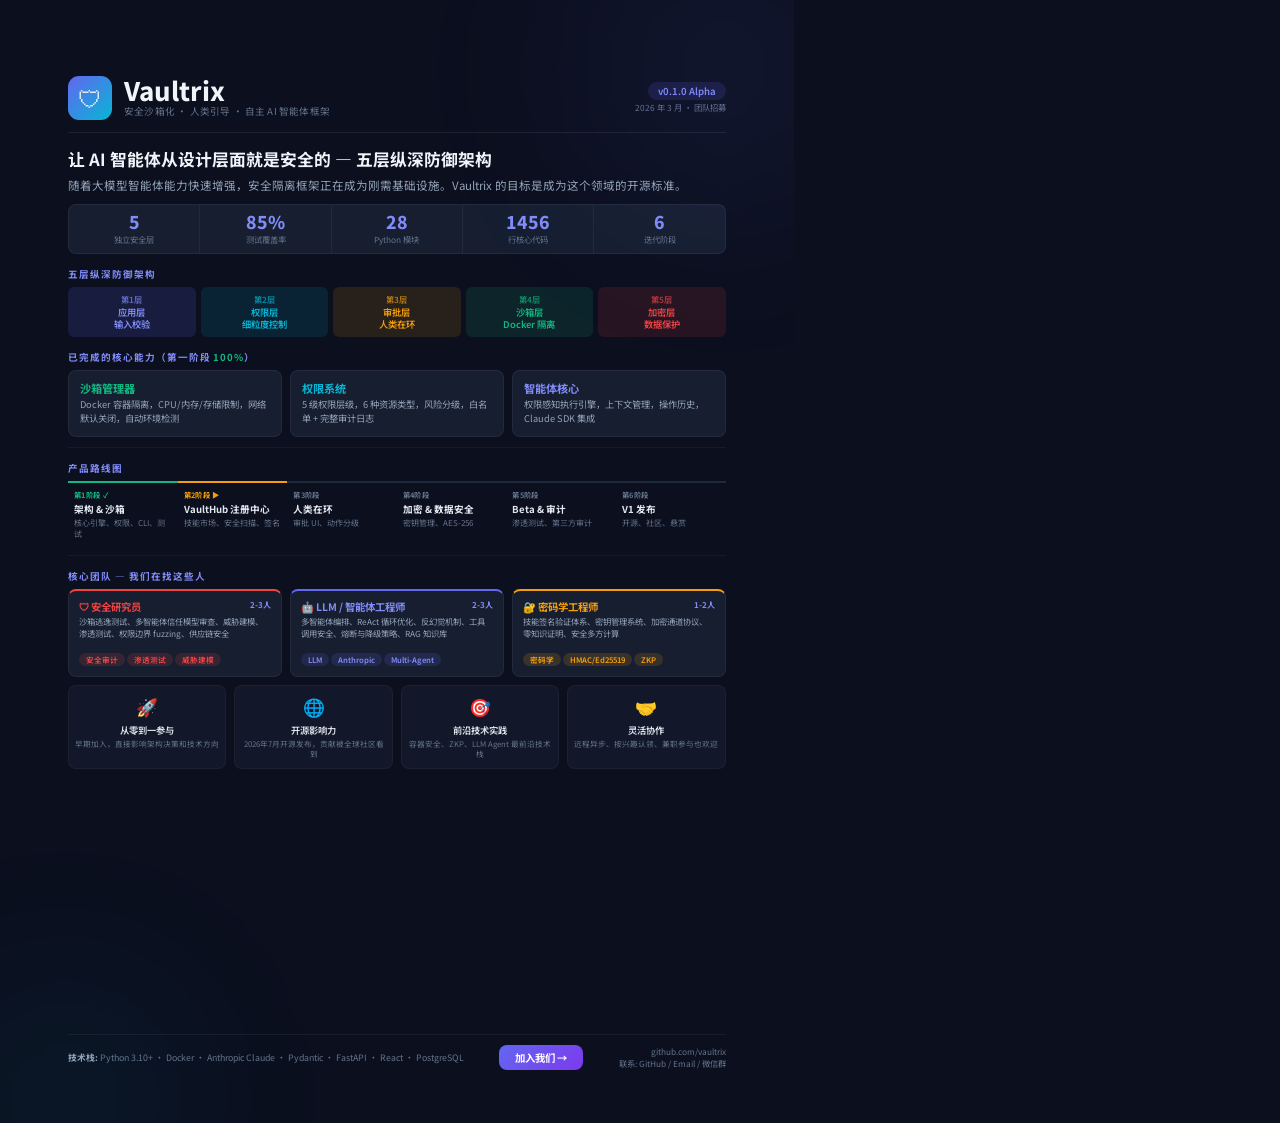
<file: one-pager.html>
<!DOCTYPE html>
<html lang="zh-CN">
<head>
<meta charset="UTF-8">
<title>Vaultrix One-Pager</title>
<style>
  @import url('https://fonts.googleapis.com/css2?family=Inter:wght@400;500;600;700;800&family=Noto+Sans+SC:wght@400;500;600;700;800&display=swap');

  @page {
    size: A4;
    margin: 0;
  }

  * { margin: 0; padding: 0; box-sizing: border-box; }

  body {
    font-family: 'Noto Sans SC', 'Inter', -apple-system, 'PingFang SC', sans-serif;
    width: 210mm;
    height: 297mm;
    background: #0b0f1e;
    color: #e2e8f0;
    overflow: hidden;
    -webkit-print-color-adjust: exact;
    print-color-adjust: exact;
  }

  .page {
    width: 210mm;
    height: 297mm;
    padding: 20mm 18mm 16mm;
    position: relative;
    overflow: hidden;
  }

  /* Background decorations */
  .page::before {
    content: '';
    position: absolute;
    top: -80px; right: -80px;
    width: 300px; height: 300px;
    border-radius: 50%;
    background: rgba(99,102,241,0.08);
    filter: blur(80px);
  }
  .page::after {
    content: '';
    position: absolute;
    bottom: -100px; left: -60px;
    width: 250px; height: 250px;
    border-radius: 50%;
    background: rgba(6,182,212,0.06);
    filter: blur(80px);
  }

  /* Header */
  .header {
    display: flex;
    align-items: center;
    justify-content: space-between;
    margin-bottom: 14px;
    padding-bottom: 12px;
    border-bottom: 1px solid rgba(255,255,255,0.08);
  }
  .header-left {
    display: flex;
    align-items: center;
    gap: 12px;
  }
  .logo-ring {
    width: 44px; height: 44px;
    border-radius: 11px;
    background: linear-gradient(135deg, #6366f1, #06b6d4);
    display: flex; align-items: center; justify-content: center;
    font-size: 1.5rem;
  }
  .logo-text h1 {
    font-size: 1.6rem;
    font-weight: 800;
    color: #f1f5f9;
    line-height: 1;
  }
  .logo-text p {
    font-size: 0.6rem;
    color: #64748b;
    margin-top: 2px;
    letter-spacing: 0.02em;
  }
  .header-right {
    text-align: right;
    font-size: 0.6rem;
    color: #64748b;
  }
  .header-right .version {
    display: inline-block;
    background: rgba(99,102,241,0.15);
    color: #818cf8;
    padding: 2px 10px;
    border-radius: 10px;
    font-weight: 600;
    font-size: 0.6rem;
  }

  /* Section titles */
  .section-title {
    font-size: 0.6rem;
    font-weight: 700;
    text-transform: uppercase;
    letter-spacing: 0.1em;
    color: #818cf8;
    margin-bottom: 6px;
    margin-top: 13px;
  }

  /* Tagline */
  .tagline {
    font-size: 1.05rem;
    font-weight: 700;
    color: #f1f5f9;
    line-height: 1.5;
    margin-bottom: 4px;
  }
  .tagline-sub {
    font-size: 0.72rem;
    color: #94a3b8;
    line-height: 1.6;
  }

  /* Grid layouts */
  .grid-2 { display: grid; grid-template-columns: 1fr 1fr; gap: 10px; }
  .grid-3 { display: grid; grid-template-columns: 1fr 1fr 1fr; gap: 8px; }
  .grid-5 { display: grid; grid-template-columns: 1fr 1fr 1fr 1fr 1fr; gap: 6px; }
  .grid-6 { display: grid; grid-template-columns: 1fr 1fr 1fr 1fr 1fr 1fr; gap: 5px; }

  /* Cards */
  .card {
    background: rgba(26,34,53,0.8);
    border: 1px solid rgba(255,255,255,0.06);
    border-radius: 8px;
    padding: 10px 11px;
  }
  .card h4 {
    font-size: 0.7rem;
    font-weight: 700;
    margin-bottom: 3px;
    line-height: 1.3;
  }
  .card p {
    font-size: 0.58rem;
    color: #94a3b8;
    line-height: 1.5;
  }

  /* Layer stack */
  .layer-stack {
    display: flex;
    gap: 5px;
  }
  .layer {
    flex: 1;
    text-align: center;
    padding: 7px 4px;
    border-radius: 6px;
    font-size: 0.58rem;
    font-weight: 600;
    line-height: 1.3;
  }
  .layer .layer-num {
    font-size: 0.52rem;
    opacity: 0.7;
    display: block;
    margin-bottom: 1px;
  }

  /* Stats bar */
  .stats-bar {
    display: flex;
    gap: 0;
    background: rgba(26,34,53,0.8);
    border: 1px solid rgba(255,255,255,0.06);
    border-radius: 8px;
    overflow: hidden;
    margin-top: 10px;
  }
  .stat-item {
    flex: 1;
    text-align: center;
    padding: 8px 6px;
    border-right: 1px solid rgba(255,255,255,0.05);
  }
  .stat-item:last-child { border-right: none; }
  .stat-item .num {
    font-size: 1.1rem;
    font-weight: 800;
    color: #818cf8;
    line-height: 1;
  }
  .stat-item .label {
    font-size: 0.52rem;
    color: #64748b;
    margin-top: 2px;
  }

  /* Timeline */
  .timeline-row {
    display: flex;
    gap: 0;
  }
  .tl-item {
    flex: 1;
    padding: 6px 6px;
    border-top: 2.5px solid #1e293b;
    position: relative;
  }
  .tl-item.done { border-top-color: #10b981; }
  .tl-item.now  { border-top-color: #f59e0b; }
  .tl-item h4 {
    font-size: 0.6rem;
    font-weight: 700;
    color: #e2e8f0;
    margin-bottom: 1px;
  }
  .tl-item p {
    font-size: 0.5rem;
    color: #64748b;
    line-height: 1.4;
  }
  .tl-item .tl-label {
    font-size: 0.46rem;
    font-weight: 700;
    text-transform: uppercase;
    letter-spacing: 0.04em;
    margin-bottom: 2px;
  }

  /* Role cards */
  .role-card {
    background: rgba(26,34,53,0.8);
    border: 1px solid rgba(255,255,255,0.06);
    border-radius: 8px;
    padding: 8px 10px;
    border-top: 2.5px solid #6366f1;
  }
  .role-card h4 {
    font-size: 0.65rem;
    font-weight: 700;
    margin-bottom: 2px;
  }
  .role-card p {
    font-size: 0.52rem;
    color: #94a3b8;
    line-height: 1.4;
  }
  .role-count {
    font-size: 0.5rem;
    font-weight: 700;
    color: #818cf8;
    float: right;
  }

  /* Tags */
  .tag {
    display: inline-block;
    padding: 1px 7px;
    border-radius: 8px;
    font-size: 0.48rem;
    font-weight: 600;
    margin: 1px 2px 1px 0;
  }
  .t-g { background: rgba(16,185,129,0.15); color: #10b981; }
  .t-b { background: rgba(99,102,241,0.15); color: #818cf8; }
  .t-c { background: rgba(6,182,212,0.15);  color: #06b6d4; }
  .t-y { background: rgba(245,158,11,0.15); color: #f59e0b; }
  .t-r { background: rgba(239,68,68,0.15);  color: #ef4444; }
  .t-p { background: rgba(236,72,153,0.15); color: #ec4899; }

  /* Colors */
  .c-g { color: #10b981; }
  .c-b { color: #818cf8; }
  .c-c { color: #06b6d4; }
  .c-y { color: #f59e0b; }
  .c-r { color: #ef4444; }
  .c-p { color: #ec4899; }

  /* Benefits row */
  .benefits-row {
    display: grid;
    grid-template-columns: repeat(4, 1fr);
    gap: 8px;
    margin-top: 8px;
  }
  .benefit {
    text-align: center;
    padding: 8px 6px;
    background: rgba(26,34,53,0.5);
    border: 1px solid rgba(255,255,255,0.04);
    border-radius: 8px;
  }
  .benefit .icon { font-size: 1.1rem; margin-bottom: 4px; }
  .benefit h4 { font-size: 0.58rem; font-weight: 600; margin-bottom: 2px; color: #e2e8f0; }
  .benefit p { font-size: 0.48rem; color: #64748b; line-height: 1.4; }

  /* Footer */
  .footer {
    position: absolute;
    bottom: 14mm;
    left: 18mm;
    right: 18mm;
    display: flex;
    justify-content: space-between;
    align-items: center;
    padding-top: 10px;
    border-top: 1px solid rgba(255,255,255,0.06);
  }
  .footer-left {
    font-size: 0.55rem;
    color: #64748b;
  }
  .footer-cta {
    display: inline-block;
    background: linear-gradient(135deg, #6366f1, #7c3aed);
    color: white;
    padding: 5px 16px;
    border-radius: 8px;
    font-size: 0.65rem;
    font-weight: 700;
  }
  .footer-right {
    font-size: 0.52rem;
    color: #64748b;
    text-align: right;
  }

  /* Divider */
  .divider {
    height: 1px;
    background: rgba(255,255,255,0.05);
    margin: 10px 0;
  }
</style>
</head>
<body>
<div class="page">

  <!-- Header -->
  <div class="header">
    <div class="header-left">
      <div class="logo-ring">&#x1F6E1;</div>
      <div class="logo-text">
        <h1>Vaultrix</h1>
        <p>安全沙箱化 &middot; 人类引导 &middot; 自主 AI 智能体框架</p>
      </div>
    </div>
    <div class="header-right">
      <span class="version">v0.1.0 Alpha</span><br>
      <span style="font-size:0.52rem;">2026 年 3 月 &middot; 团队招募</span>
    </div>
  </div>

  <!-- Tagline + Stats -->
  <div class="tagline">让 AI 智能体从设计层面就是安全的 &mdash; 五层纵深防御架构</div>
  <div class="tagline-sub">随着大模型智能体能力快速增强，安全隔离框架正在成为刚需基础设施。Vaultrix 的目标是成为这个领域的开源标准。</div>

  <div class="stats-bar">
    <div class="stat-item"><div class="num">5</div><div class="label">独立安全层</div></div>
    <div class="stat-item"><div class="num">85%</div><div class="label">测试覆盖率</div></div>
    <div class="stat-item"><div class="num">28</div><div class="label">Python 模块</div></div>
    <div class="stat-item"><div class="num">1456</div><div class="label">行核心代码</div></div>
    <div class="stat-item"><div class="num">6</div><div class="label">迭代阶段</div></div>
  </div>

  <!-- Architecture: 5 layers horizontal -->
  <div class="section-title">五层纵深防御架构</div>
  <div class="layer-stack">
    <div class="layer" style="background:rgba(99,102,241,0.15);color:#818cf8;">
      <span class="layer-num">第1层</span>应用层<br>输入校验
    </div>
    <div class="layer" style="background:rgba(6,182,212,0.12);color:#06b6d4;">
      <span class="layer-num">第2层</span>权限层<br>细粒度控制
    </div>
    <div class="layer" style="background:rgba(245,158,11,0.12);color:#f59e0b;">
      <span class="layer-num">第3层</span>审批层<br>人类在环
    </div>
    <div class="layer" style="background:rgba(16,185,129,0.12);color:#10b981;">
      <span class="layer-num">第4层</span>沙箱层<br>Docker 隔离
    </div>
    <div class="layer" style="background:rgba(239,68,68,0.12);color:#ef4444;">
      <span class="layer-num">第5层</span>加密层<br>数据保护
    </div>
  </div>

  <!-- What's Built -->
  <div class="section-title">已完成的核心能力（第一阶段 <span class="c-g">100%</span>）</div>
  <div class="grid-3">
    <div class="card">
      <h4 class="c-g">沙箱管理器</h4>
      <p>Docker 容器隔离，CPU/内存/存储限制，网络默认关闭，自动环境检测</p>
    </div>
    <div class="card">
      <h4 class="c-c">权限系统</h4>
      <p>5 级权限层级，6 种资源类型，风险分级，白名单 + 完整审计日志</p>
    </div>
    <div class="card">
      <h4 class="c-b">智能体核心</h4>
      <p>权限感知执行引擎，上下文管理，操作历史，Claude SDK 集成</p>
    </div>
  </div>

  <div class="divider"></div>

  <!-- Roadmap Timeline -->
  <div class="section-title">产品路线图</div>
  <div class="timeline-row">
    <div class="tl-item done">
      <div class="tl-label c-g">第1阶段 &#10003;</div>
      <h4>架构 &amp; 沙箱</h4>
      <p>核心引擎、权限、CLI、测试</p>
    </div>
    <div class="tl-item now">
      <div class="tl-label c-y">第2阶段 &#9654;</div>
      <h4>VaultHub 注册中心</h4>
      <p>技能市场、安全扫描、签名</p>
    </div>
    <div class="tl-item">
      <div class="tl-label" style="color:#64748b;">第3阶段</div>
      <h4>人类在环</h4>
      <p>审批 UI、动作分级</p>
    </div>
    <div class="tl-item">
      <div class="tl-label" style="color:#64748b;">第4阶段</div>
      <h4>加密 &amp; 数据安全</h4>
      <p>密钥管理、AES-256</p>
    </div>
    <div class="tl-item">
      <div class="tl-label" style="color:#64748b;">第5阶段</div>
      <h4>Beta &amp; 审计</h4>
      <p>渗透测试、第三方审计</p>
    </div>
    <div class="tl-item">
      <div class="tl-label" style="color:#64748b;">第6阶段</div>
      <h4>V1 发布</h4>
      <p>开源、社区、悬赏</p>
    </div>
  </div>

  <div class="divider"></div>

  <!-- Open Roles -->
  <div class="section-title">核心团队 &mdash; 我们在找这些人</div>
  <div class="grid-3">
    <div class="role-card" style="border-top-color:#ef4444;">
      <div class="role-count">2-3人</div>
      <h4 class="c-r">&#x1F6E1; 安全研究员</h4>
      <p>沙箱逃逸测试、多智能体信任模型审查、威胁建模、渗透测试、权限边界 fuzzing、供应链安全</p>
      <div style="margin-top:4px;"><span class="tag t-r">安全审计</span><span class="tag t-r">渗透测试</span><span class="tag t-r">威胁建模</span></div>
    </div>
    <div class="role-card" style="border-top-color:#6366f1;">
      <div class="role-count">2-3人</div>
      <h4 class="c-b">&#x1F916; LLM / 智能体工程师</h4>
      <p>多智能体编排、ReAct 循环优化、反幻觉机制、工具调用安全、熔断与降级策略、RAG 知识库</p>
      <div style="margin-top:4px;"><span class="tag t-b">LLM</span><span class="tag t-b">Anthropic</span><span class="tag t-b">Multi-Agent</span></div>
    </div>
    <div class="role-card" style="border-top-color:#f59e0b;">
      <div class="role-count">1-2人</div>
      <h4 class="c-y">&#x1F510; 密码学工程师</h4>
      <p>技能签名验证体系、密钥管理系统、加密通道协议、零知识证明、安全多方计算</p>
      <div style="margin-top:4px;"><span class="tag t-y">密码学</span><span class="tag t-y">HMAC/Ed25519</span><span class="tag t-y">ZKP</span></div>
    </div>
  </div>

  <!-- Benefits -->
  <div class="benefits-row">
    <div class="benefit">
      <div class="icon">&#x1F680;</div>
      <h4>从零到一参与</h4>
      <p>早期加入，直接影响架构决策和技术方向</p>
    </div>
    <div class="benefit">
      <div class="icon">&#x1F310;</div>
      <h4>开源影响力</h4>
      <p>2026年7月开源发布，贡献被全球社区看到</p>
    </div>
    <div class="benefit">
      <div class="icon">&#x1F3AF;</div>
      <h4>前沿技术实践</h4>
      <p>容器安全、ZKP、LLM Agent 最前沿技术栈</p>
    </div>
    <div class="benefit">
      <div class="icon">&#x1F91D;</div>
      <h4>灵活协作</h4>
      <p>远程异步、按兴趣认领、兼职参与也欢迎</p>
    </div>
  </div>

  <!-- Footer -->
  <div class="footer">
    <div class="footer-left">
      <strong style="color:#94a3b8;">技术栈:</strong> Python 3.10+ &middot; Docker &middot; Anthropic Claude &middot; Pydantic &middot; FastAPI &middot; React &middot; PostgreSQL
    </div>
    <div class="footer-cta">加入我们 &#x2192;</div>
    <div class="footer-right">
      github.com/vaultrix<br>
      联系: GitHub / Email / 微信群
    </div>
  </div>

</div>
</body>
</html>
</file>
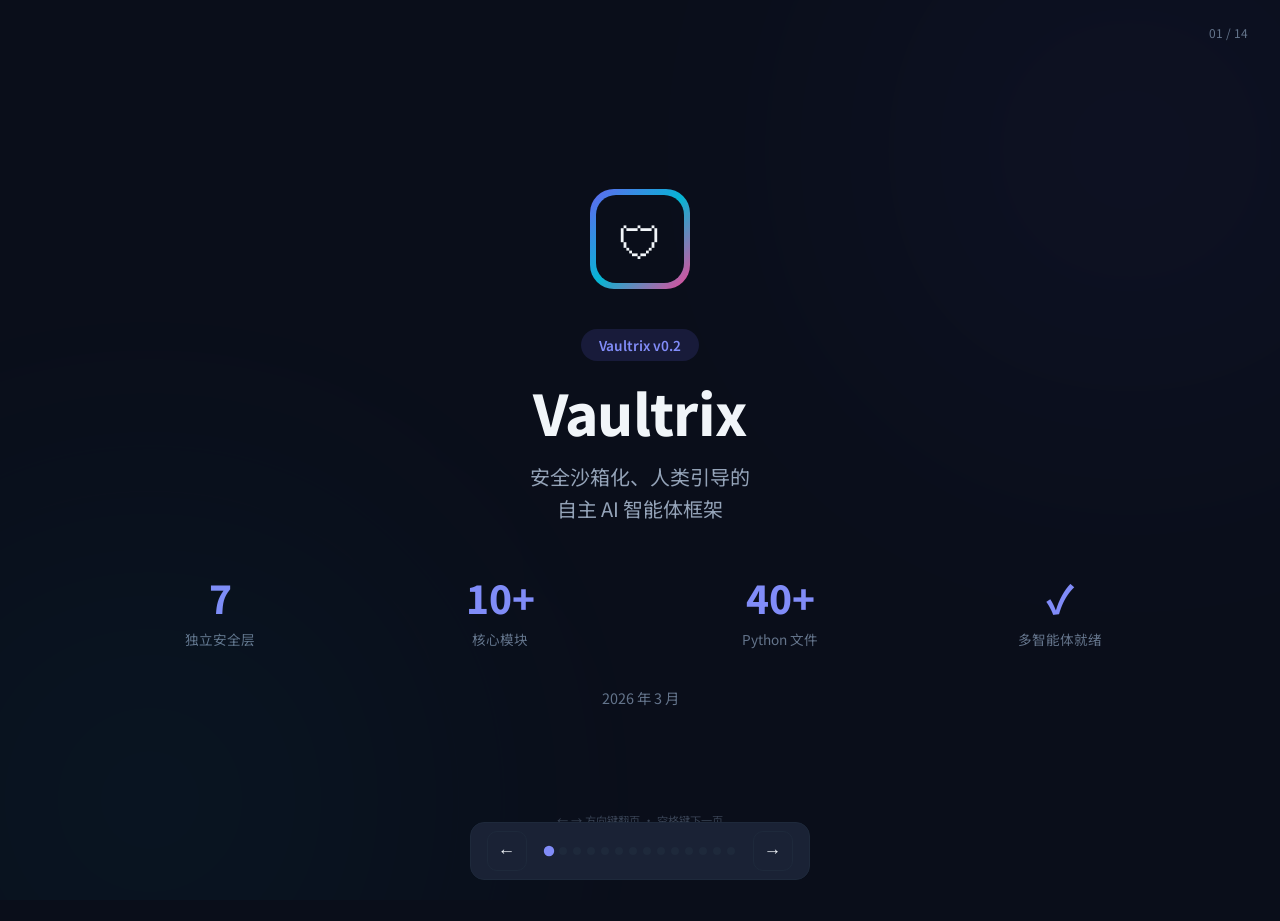
<file: slides-cn.html>
<!DOCTYPE html>
<html lang="zh-CN">
<head>
<meta charset="UTF-8">
<meta name="viewport" content="width=device-width, initial-scale=1.0">
<title>Vaultrix v0.2 - 安全智能体框架</title>
<style>
  @import url('https://fonts.googleapis.com/css2?family=Inter:wght@300;400;500;600;700;800&family=Noto+Sans+SC:wght@300;400;500;600;700;800;900&family=JetBrains+Mono:wght@400;500&display=swap');

  :root {
    --bg-primary: #0a0e1a;
    --bg-secondary: #111827;
    --bg-card: #1a2235;
    --bg-card-hover: #212c42;
    --accent: #6366f1;
    --accent-light: #818cf8;
    --accent-glow: rgba(99, 102, 241, 0.3);
    --green: #10b981;
    --green-light: #34d399;
    --yellow: #f59e0b;
    --red: #ef4444;
    --cyan: #06b6d4;
    --pink: #ec4899;
    --text-primary: #f1f5f9;
    --text-secondary: #94a3b8;
    --text-muted: #64748b;
    --border: #1e293b;
    --border-light: #2d3a50;
  }

  * { margin: 0; padding: 0; box-sizing: border-box; }

  body {
    font-family: 'Noto Sans SC', 'Inter', -apple-system, 'PingFang SC', 'Microsoft YaHei', sans-serif;
    background: var(--bg-primary);
    color: var(--text-primary);
    overflow: hidden;
    height: 100vh;
    width: 100vw;
  }

  /* Slide Container */
  .deck { position: relative; width: 100vw; height: 100vh; }

  .slide {
    position: absolute;
    top: 0; left: 0;
    width: 100%; height: 100%;
    display: flex;
    flex-direction: column;
    justify-content: center;
    align-items: center;
    padding: 50px 80px;
    opacity: 0;
    transform: translateY(30px) scale(0.98);
    transition: opacity 0.5s cubic-bezier(0.4,0,0.2,1), transform 0.5s cubic-bezier(0.4,0,0.2,1);
    pointer-events: none;
    overflow-y: auto;
  }
  .slide.active {
    opacity: 1;
    transform: translateY(0) scale(1);
    pointer-events: auto;
  }
  .slide.prev {
    opacity: 0;
    transform: translateY(-30px) scale(0.98);
  }

  /* Typography */
  h1 { font-size: 3rem; font-weight: 800; line-height: 1.25; letter-spacing: -0.01em; }
  h2 { font-size: 2rem; font-weight: 700; line-height: 1.3; margin-bottom: 28px; }
  h3 { font-size: 1.25rem; font-weight: 600; margin-bottom: 10px; }
  p  { font-size: 1.05rem; line-height: 1.8; color: var(--text-secondary); }

  .accent { color: var(--accent-light); }
  .green  { color: var(--green); }
  .yellow { color: var(--yellow); }
  .red    { color: var(--red); }
  .cyan   { color: var(--cyan); }
  .pink   { color: var(--pink); }
  .muted  { color: var(--text-muted); font-size: 0.9rem; }

  code {
    font-family: 'JetBrains Mono', monospace;
    background: var(--bg-card);
    padding: 2px 8px;
    border-radius: 4px;
    font-size: 0.85em;
  }

  /* Layout */
  .content { max-width: 1100px; width: 100%; }
  .two-col { display: grid; grid-template-columns: 1fr 1fr; gap: 32px; }
  .three-col { display: grid; grid-template-columns: 1fr 1fr 1fr; gap: 20px; }
  .four-col { display: grid; grid-template-columns: 1fr 1fr 1fr 1fr; gap: 16px; }

  .card {
    background: var(--bg-card);
    border: 1px solid var(--border);
    border-radius: 14px;
    padding: 24px;
    transition: border-color 0.3s, transform 0.2s, background 0.3s;
  }
  .card:hover { border-color: var(--accent); transform: translateY(-2px); background: var(--bg-card-hover); }
  .card h3 { margin-bottom: 8px; }
  .card p  { font-size: 0.95rem; }

  .tag {
    display: inline-block;
    padding: 4px 12px;
    border-radius: 20px;
    font-size: 0.78rem;
    font-weight: 600;
    margin: 3px 4px 3px 0;
  }
  .tag-green  { background: rgba(16,185,129,0.15); color: var(--green); }
  .tag-yellow { background: rgba(245,158,11,0.15); color: var(--yellow); }
  .tag-red    { background: rgba(239,68,68,0.15);  color: var(--red); }
  .tag-accent { background: rgba(99,102,241,0.15); color: var(--accent-light); }
  .tag-cyan   { background: rgba(6,182,212,0.15);  color: var(--cyan); }
  .tag-pink   { background: rgba(236,72,153,0.15); color: var(--pink); }

  /* Lists */
  ul { list-style: none; padding: 0; }
  ul li {
    position: relative;
    padding: 7px 0 7px 26px;
    font-size: 1rem;
    color: var(--text-secondary);
    line-height: 1.7;
  }
  ul li::before {
    content: '';
    position: absolute;
    left: 0; top: 15px;
    width: 8px; height: 8px;
    border-radius: 50%;
    background: var(--accent);
  }

  /* Progress bar */
  .progress-bar {
    width: 100%;
    height: 6px;
    background: var(--bg-card);
    border-radius: 3px;
    margin: 6px 0 4px;
    overflow: hidden;
  }
  .progress-fill { height: 100%; border-radius: 3px; }

  /* Architecture layers */
  .arch-layer {
    width: 100%;
    padding: 16px 24px;
    border-radius: 10px;
    margin: 5px 0;
    text-align: center;
    font-weight: 600;
    font-size: 0.95rem;
    position: relative;
  }
  .arch-arrow {
    text-align: center;
    color: var(--text-muted);
    font-size: 1.2rem;
    line-height: 1;
    margin: 2px 0;
  }

  /* Timeline */
  .timeline { display: flex; gap: 0; width: 100%; }
  .timeline-item {
    flex: 1;
    padding: 14px 10px;
    border-top: 3px solid var(--border);
    position: relative;
  }
  .timeline-item.done   { border-top-color: var(--green); }
  .timeline-item.active-phase { border-top-color: var(--yellow); }
  .timeline-item .phase-label {
    font-size: 0.72rem;
    font-weight: 600;
    text-transform: uppercase;
    letter-spacing: 0.04em;
    margin-bottom: 4px;
  }
  .timeline-item h3 { font-size: 0.95rem; margin-bottom: 4px; }
  .timeline-item p  { font-size: 0.8rem; }

  /* Role cards */
  .role-card {
    background: var(--bg-card);
    border: 1px solid var(--border);
    border-radius: 14px;
    padding: 24px;
    border-top: 3px solid var(--accent);
    transition: border-color 0.3s, transform 0.2s, box-shadow 0.3s;
    position: relative;
  }
  .role-card:hover {
    transform: translateY(-3px);
    box-shadow: 0 8px 32px rgba(99,102,241,0.12);
  }
  .role-card .role-icon {
    font-size: 2rem;
    margin-bottom: 12px;
    display: block;
  }
  .role-card .role-count {
    position: absolute;
    top: 16px; right: 16px;
    background: rgba(99,102,241,0.15);
    color: var(--accent-light);
    font-size: 0.75rem;
    font-weight: 700;
    padding: 3px 10px;
    border-radius: 12px;
  }

  /* Benefit items */
  .benefit-item {
    display: flex;
    align-items: flex-start;
    gap: 14px;
    padding: 14px 0;
    border-bottom: 1px solid var(--border);
  }
  .benefit-item:last-child { border-bottom: none; }
  .benefit-icon {
    width: 40px; height: 40px;
    border-radius: 10px;
    display: flex; align-items: center; justify-content: center;
    font-size: 1.3rem;
    flex-shrink: 0;
  }

  /* Navigation */
  .nav {
    position: fixed;
    bottom: 20px;
    left: 50%;
    transform: translateX(-50%);
    display: flex;
    gap: 10px;
    z-index: 100;
    align-items: center;
    background: var(--bg-card);
    border: 1px solid var(--border);
    border-radius: 14px;
    padding: 8px 16px;
    backdrop-filter: blur(12px);
  }
  .nav button {
    width: 40px; height: 40px;
    border-radius: 10px;
    border: 1px solid var(--border);
    background: transparent;
    color: var(--text-primary);
    font-size: 1.1rem;
    cursor: pointer;
    transition: background 0.2s, border-color 0.2s;
    display: flex; align-items: center; justify-content: center;
  }
  .nav button:hover { background: var(--accent); border-color: var(--accent); }
  .nav .counter {
    font-size: 0.8rem;
    color: var(--text-muted);
    font-variant-numeric: tabular-nums;
    min-width: 50px;
    text-align: center;
  }

  /* Slide dots */
  .dots {
    display: flex;
    gap: 6px;
    margin: 0 8px;
  }
  .dot {
    width: 8px; height: 8px;
    border-radius: 50%;
    background: var(--border);
    cursor: pointer;
    transition: background 0.3s, transform 0.2s;
  }
  .dot.active { background: var(--accent-light); transform: scale(1.3); }
  .dot:hover { background: var(--text-muted); }

  /* Helpers */
  .section-label {
    font-size: 0.75rem;
    font-weight: 700;
    text-transform: uppercase;
    letter-spacing: 0.12em;
    color: var(--accent-light);
    margin-bottom: 6px;
  }
  .hero-subtitle {
    font-size: 1.25rem;
    color: var(--text-secondary);
    margin-top: 14px;
    font-weight: 400;
    line-height: 1.6;
  }
  .hero-badge {
    display: inline-block;
    padding: 6px 18px;
    border-radius: 20px;
    font-size: 0.85rem;
    font-weight: 600;
    background: rgba(99,102,241,0.15);
    color: var(--accent-light);
    margin-top: 20px;
  }
  .stat-grid { display: grid; grid-template-columns: repeat(4, 1fr); gap: 20px; }
  .stat { text-align: center; }
  .stat .num { font-size: 2.4rem; font-weight: 800; color: var(--accent-light); }
  .stat .label { font-size: 0.85rem; color: var(--text-muted); margin-top: 4px; }

  .highlight-box {
    background: linear-gradient(135deg, rgba(99,102,241,0.08), rgba(6,182,212,0.06));
    border: 1px solid rgba(99,102,241,0.2);
    border-radius: 14px;
    padding: 24px 28px;
  }

  .cta-button {
    display: inline-block;
    padding: 14px 36px;
    background: linear-gradient(135deg, var(--accent), #7c3aed);
    color: white;
    font-size: 1.1rem;
    font-weight: 700;
    border-radius: 12px;
    text-decoration: none;
    transition: transform 0.2s, box-shadow 0.3s;
    cursor: pointer;
    border: none;
  }
  .cta-button:hover { transform: translateY(-2px); box-shadow: 0 8px 32px rgba(99,102,241,0.35); }

  .bg-glow {
    position: absolute;
    width: 500px; height: 500px;
    border-radius: 50%;
    filter: blur(150px);
    opacity: 0.06;
    pointer-events: none;
  }
  .bg-glow-1 { background: var(--accent); top: -100px; right: -100px; }
  .bg-glow-2 { background: var(--cyan); bottom: -150px; left: -100px; }
  .bg-glow-3 { background: var(--pink); top: 50%; left: -200px; }

  /* Animated gradient border for hero */
  .hero-ring {
    width: 100px; height: 100px;
    border-radius: 24px;
    background: linear-gradient(135deg, var(--accent), var(--cyan), var(--pink));
    display: flex; align-items: center; justify-content: center;
    margin: 0 auto 20px;
    animation: ring-rotate 6s linear infinite;
  }
  .hero-ring-inner {
    width: 88px; height: 88px;
    border-radius: 20px;
    background: var(--bg-primary);
    display: flex; align-items: center; justify-content: center;
    font-size: 2.8rem;
  }
  @keyframes ring-rotate {
    0%   { filter: hue-rotate(0deg); }
    100% { filter: hue-rotate(360deg); }
  }

  /* Slide number indicator */
  .slide-number {
    position: fixed;
    top: 24px;
    right: 32px;
    font-size: 0.75rem;
    color: var(--text-muted);
    z-index: 100;
    font-variant-numeric: tabular-nums;
  }

  /* Keyboard hint */
  .kbd-hint {
    position: fixed;
    bottom: 72px;
    left: 50%;
    transform: translateX(-50%);
    font-size: 0.7rem;
    color: var(--text-muted);
    opacity: 0.5;
    z-index: 100;
    transition: opacity 0.5s;
  }
</style>
</head>
<body>

<div class="slide-number" id="slideNumber">01 / 14</div>
<div class="kbd-hint" id="kbdHint">&#x2190; &#x2192; 方向键翻页 &middot; 空格键下一页</div>

<div class="deck" id="deck">

  <!-- ==================== SLIDE 1: 封面 ==================== -->
  <div class="slide active" data-slide="0">
    <div class="bg-glow bg-glow-1"></div>
    <div class="bg-glow bg-glow-2"></div>
    <div class="content" style="text-align:center;">
      <div class="hero-ring">
        <div class="hero-ring-inner">&#x1F6E1;</div>
      </div>
      <div class="hero-badge">Vaultrix v0.2</div>
      <h1 style="font-size:3.5rem;margin-top:16px;">Vaultrix</h1>
      <p class="hero-subtitle">安全沙箱化、人类引导的<br>自主 AI 智能体框架</p>
      <div class="stat-grid" style="margin-top:44px;">
        <div class="stat"><div class="num">7</div><div class="label">独立安全层</div></div>
        <div class="stat"><div class="num">10+</div><div class="label">核心模块</div></div>
        <div class="stat"><div class="num">40+</div><div class="label">Python 文件</div></div>
        <div class="stat"><div class="num">&#x2713;</div><div class="label">多智能体就绪</div></div>
      </div>
      <p class="muted" style="margin-top:36px;">2026 年 3 月</p>
    </div>
  </div>

  <!-- ==================== SLIDE 2: 为什么做这件事 ==================== -->
  <div class="slide" data-slide="1">
    <div class="content">
      <div class="section-label">为什么做这件事</div>
      <h2>AI 智能体很强大 &mdash; 但目前<span class="red">缺乏安全边界</span></h2>
      <div class="two-col" style="margin-top:24px;">
        <div>
          <ul>
            <li>AI 智能体可以执行代码、访问文件、调用外部 API</li>
            <li>智能体与宿主系统之间缺乏标准化安全边界</li>
            <li>单层安全模型脆弱、容易被绕过</li>
            <li>关键操作缺乏人类监督机制</li>
            <li>数据泄漏和权限提升风险日益严重</li>
            <li>行业正在快速发展，但安全基建严重滞后</li>
            <li><strong style="color:var(--red);">多智能体系统成倍增加攻击面</strong></li>
            <li><strong style="color:var(--red);">智能体间通信创造新的信任边界</strong></li>
          </ul>
        </div>
        <div>
          <div class="highlight-box">
            <h3 style="color:var(--yellow);margin-bottom:12px;">行业趋势</h3>
            <p>随着 Anthropic Claude、OpenAI GPT、Google Gemini 等大模型的智能体能力快速增强，安全隔离框架将成为<strong style="color:var(--text-primary);">刚需基础设施</strong>。</p>
            <p style="margin-top:12px;">Vaultrix 的目标是成为这个领域的<strong style="color:var(--accent-light);">开源标准</strong>。</p>
          </div>
          <div class="highlight-box" style="margin-top:16px;">
            <p style="font-weight:600;color:var(--text-primary);font-size:1.1rem;">我们需要的是纵深防御（Defense-in-Depth），<br>而不是祈祷式安全。</p>
          </div>
        </div>
      </div>
    </div>
  </div>

  <!-- ==================== SLIDE 3: 核心方案 ==================== -->
  <div class="slide" data-slide="2">
    <div class="content">
      <div class="section-label">核心方案</div>
      <h2>五层纵深防御架构</h2>
      <div class="two-col">
        <div>
          <p style="margin-bottom:24px;">Vaultrix 为自主 AI 智能体提供<strong style="color:var(--text-primary);">五层独立安全防护</strong>，任何单层失效都不会导致系统被突破。</p>
          <div style="max-width:420px;">
            <div class="arch-layer" style="background:rgba(99,102,241,0.15);color:var(--accent-light);">
              第 1 层 &middot; 应用层（输入校验）
            </div>
            <div class="arch-arrow">&darr;</div>
            <div class="arch-layer" style="background:rgba(6,182,212,0.12);color:var(--cyan);">
              第 2 层 &middot; 权限层（细粒度访问控制）
            </div>
            <div class="arch-arrow">&darr;</div>
            <div class="arch-layer" style="background:rgba(245,158,11,0.12);color:var(--yellow);">
              第 3 层 &middot; 审批层（人类在环）
            </div>
            <div class="arch-arrow">&darr;</div>
            <div class="arch-layer" style="background:rgba(16,185,129,0.12);color:var(--green);">
              第 4 层 &middot; 沙箱层（Docker 隔离）
            </div>
            <div class="arch-arrow">&darr;</div>
            <div class="arch-layer" style="background:rgba(239,68,68,0.12);color:var(--red);">
              第 5 层 &middot; 加密层（数据保护）
            </div>
          </div>
        </div>
        <div>
          <div class="card" style="margin-bottom:16px;">
            <h3 class="accent">最小权限原则</h3>
            <p>默认拒绝一切，仅在明确授权时放行。白名单模式确保安全底线。</p>
          </div>
          <div class="card" style="margin-bottom:16px;">
            <h3 class="cyan">失败安全默认值</h3>
            <p>所有模糊情况默认拒绝，超时自动拒绝，绝不开放通道。</p>
          </div>
          <div class="card" style="margin-bottom:16px;">
            <h3 class="green">完整审计</h3>
            <p>每一次操作独立校验，完整日志记录，不依赖缓存判断。</p>
          </div>
          <div class="card">
            <h3 class="yellow">路径穿越免疫</h3>
            <p>POSIX 路径规范化处理，对 <code>../</code> 类攻击天然免疫。</p>
          </div>
        </div>
      </div>
    </div>
  </div>

  <!-- ==================== SLIDE 4: 系统架构 ==================== -->
  <div class="slide" data-slide="3">
    <div class="content">
      <div class="section-label">系统架构</div>
      <h2>执行流程 &amp; 核心组件</h2>
      <div class="two-col" style="margin-top:8px;">
        <div>
          <h3 style="margin-bottom:14px;">核心组件</h3>
          <div class="card" style="margin-bottom:10px;padding:16px 20px;">
            <strong>VaultrixAgent</strong> <span class="muted">&mdash; 智能体核心</span>
          </div>
          <div class="card" style="margin-bottom:10px;padding:16px 20px;">
            <strong>SandboxManager</strong> <span class="muted">&mdash; 沙箱管理</span>
          </div>
          <div class="card" style="margin-bottom:10px;padding:16px 20px;">
            <strong>PermissionManager</strong> <span class="muted">&mdash; 权限管理</span>
          </div>
          <div class="card" style="margin-bottom:10px;padding:16px 20px;">
            <strong>AgentOrchestrator</strong> <span class="muted">&mdash; 多智能体编排</span>
          </div>
          <div class="card" style="margin-bottom:10px;padding:16px 20px;">
            <strong>SecureChannel</strong> <span class="muted">&mdash; 安全通道</span>
          </div>
          <div class="card" style="padding:16px 20px;">
            <strong>EncryptionManager</strong> <span class="muted">&mdash; 加密管理</span>
          </div>
        </div>
        <div>
          <h3 style="margin-bottom:14px;">设计原则</h3>
          <div class="card" style="margin-bottom:10px;padding:16px 20px;">
            <strong class="accent">最小权限</strong>
            <p style="font-size:0.88rem;margin-top:4px;">默认拒绝，仅在明确授权时放行</p>
          </div>
          <div class="card" style="margin-bottom:10px;padding:16px 20px;">
            <strong class="cyan">安全默认</strong>
            <p style="font-size:0.88rem;margin-top:4px;">所有模糊情况默认拒绝</p>
          </div>
          <div class="card" style="margin-bottom:10px;padding:16px 20px;">
            <strong class="green">完全中介</strong>
            <p style="font-size:0.88rem;margin-top:4px;">每次操作独立校验，不依赖缓存</p>
          </div>
          <div class="card" style="margin-bottom:10px;padding:16px 20px;">
            <strong class="yellow">路径遍历免疫</strong>
            <p style="font-size:0.88rem;margin-top:4px;">POSIX 路径规范化，天然防护</p>
          </div>
          <div class="card" style="padding:16px 20px;">
            <strong class="red">智能体间零信任</strong>
            <p style="font-size:0.88rem;margin-top:4px;">每个智能体默认互不信任，通信需授权</p>
          </div>
        </div>
      </div>
    </div>
  </div>

  <!-- ==================== SLIDE 5: 多智能体安全 ==================== -->
  <div class="slide" data-slide="4">
    <div class="bg-glow bg-glow-3"></div>
    <div class="content">
      <div class="section-label">v0.2 新增</div>
      <h2>多智能体安全架构</h2>
      <div class="two-col" style="margin-top:8px;">
        <div>
          <div style="text-align:center;">
            <div class="arch-layer" style="background:rgba(99,102,241,0.2);color:var(--accent-light);font-size:1.05rem;">
              AgentOrchestrator (编排器)
            </div>
            <div class="arch-arrow">&darr;</div>
            <div class="arch-layer" style="background:rgba(236,72,153,0.15);color:var(--pink);font-size:1.05rem;">
              SecureChannel (加密通道)
            </div>
            <div class="arch-arrow" style="font-size:1.4rem;">&darr; &darr; &darr;</div>
            <div style="display:grid;grid-template-columns:1fr 1fr 1fr;gap:10px;margin-top:8px;">
              <div class="arch-layer" style="background:rgba(16,185,129,0.12);color:var(--green);font-size:0.85rem;padding:14px 10px;">
                Agent-1<br><span style="font-size:0.75rem;">独立沙箱</span>
              </div>
              <div class="arch-layer" style="background:rgba(6,182,212,0.12);color:var(--cyan);font-size:0.85rem;padding:14px 10px;">
                Agent-2<br><span style="font-size:0.75rem;">独立沙箱</span>
              </div>
              <div class="arch-layer" style="background:rgba(245,158,11,0.12);color:var(--yellow);font-size:0.85rem;padding:14px 10px;">
                Agent-3<br><span style="font-size:0.75rem;">独立沙箱</span>
              </div>
            </div>
          </div>
        </div>
        <div>
          <ul>
            <li>每个智能体独立沙箱</li>
            <li>加密的智能体间通信</li>
            <li>信任矩阵（5 级信任）</li>
            <li>速率限制 + 消息大小上限</li>
            <li>类型化 TaskHandoff 协议</li>
            <li>完整审计日志</li>
          </ul>
          <div class="highlight-box" style="margin-top:20px;">
            <p style="font-weight:600;color:var(--text-primary);font-size:1rem;">多智能体协作不应以安全为代价。<br>Vaultrix 让每个智能体都在自己的安全边界内运行。</p>
          </div>
        </div>
      </div>
    </div>
  </div>

  <!-- ==================== SLIDE 6: 信任矩阵 ==================== -->
  <div class="slide" data-slide="5">
    <div class="content">
      <div class="section-label">v0.2 新增</div>
      <h2>基于信任的访问控制</h2>
      <div style="margin-top:16px;overflow-x:auto;">
        <table style="width:100%;border-collapse:separate;border-spacing:0;background:var(--bg-card);border-radius:14px;border:1px solid var(--border);overflow:hidden;">
          <thead>
            <tr style="background:var(--bg-secondary);">
              <th style="padding:16px 20px;text-align:left;font-size:0.9rem;color:var(--text-muted);border-bottom:1px solid var(--border);">智能体</th>
              <th style="padding:16px 20px;text-align:center;font-size:0.9rem;color:var(--text-muted);border-bottom:1px solid var(--border);">lead</th>
              <th style="padding:16px 20px;text-align:center;font-size:0.9rem;color:var(--text-muted);border-bottom:1px solid var(--border);">worker-1</th>
              <th style="padding:16px 20px;text-align:center;font-size:0.9rem;color:var(--text-muted);border-bottom:1px solid var(--border);">worker-2</th>
              <th style="padding:16px 20px;text-align:center;font-size:0.9rem;color:var(--text-muted);border-bottom:1px solid var(--border);">worker-3</th>
            </tr>
          </thead>
          <tbody>
            <tr>
              <td style="padding:14px 20px;font-weight:600;color:var(--text-primary);border-bottom:1px solid var(--border);">lead</td>
              <td style="padding:14px 20px;text-align:center;border-bottom:1px solid var(--border);">&mdash;</td>
              <td style="padding:14px 20px;text-align:center;border-bottom:1px solid var(--border);"><span class="tag tag-green">可信</span></td>
              <td style="padding:14px 20px;text-align:center;border-bottom:1px solid var(--border);"><span class="tag tag-green">可信</span></td>
              <td style="padding:14px 20px;text-align:center;border-bottom:1px solid var(--border);"><span class="tag tag-yellow">受限</span></td>
            </tr>
            <tr>
              <td style="padding:14px 20px;font-weight:600;color:var(--text-primary);border-bottom:1px solid var(--border);">worker-1</td>
              <td style="padding:14px 20px;text-align:center;border-bottom:1px solid var(--border);"><span class="tag tag-green">可信</span></td>
              <td style="padding:14px 20px;text-align:center;border-bottom:1px solid var(--border);">&mdash;</td>
              <td style="padding:14px 20px;text-align:center;border-bottom:1px solid var(--border);"><span class="tag tag-yellow">受限</span></td>
              <td style="padding:14px 20px;text-align:center;border-bottom:1px solid var(--border);"><span class="tag tag-red">不可信</span></td>
            </tr>
            <tr>
              <td style="padding:14px 20px;font-weight:600;color:var(--text-primary);border-bottom:1px solid var(--border);">worker-2</td>
              <td style="padding:14px 20px;text-align:center;border-bottom:1px solid var(--border);"><span class="tag tag-green">可信</span></td>
              <td style="padding:14px 20px;text-align:center;border-bottom:1px solid var(--border);"><span class="tag tag-yellow">受限</span></td>
              <td style="padding:14px 20px;text-align:center;border-bottom:1px solid var(--border);">&mdash;</td>
              <td style="padding:14px 20px;text-align:center;border-bottom:1px solid var(--border);"><span class="tag tag-yellow">受限</span></td>
            </tr>
            <tr>
              <td style="padding:14px 20px;font-weight:600;color:var(--text-primary);">worker-3</td>
              <td style="padding:14px 20px;text-align:center;"><span class="tag tag-yellow">受限</span></td>
              <td style="padding:14px 20px;text-align:center;"><span class="tag tag-red">不可信</span></td>
              <td style="padding:14px 20px;text-align:center;"><span class="tag tag-yellow">受限</span></td>
              <td style="padding:14px 20px;text-align:center;">&mdash;</td>
            </tr>
          </tbody>
        </table>
      </div>
      <div class="highlight-box" style="margin-top:24px;">
        <div class="three-col" style="text-align:center;">
          <div>
            <span class="tag tag-green" style="font-size:0.9rem;padding:6px 16px;">可信</span>
            <p style="font-size:0.88rem;margin-top:8px;">资源共享需要此级别</p>
          </div>
          <div>
            <span class="tag tag-yellow" style="font-size:0.9rem;padding:6px 16px;">受限</span>
            <p style="font-size:0.88rem;margin-top:8px;">通信至少需要此级别</p>
          </div>
          <div>
            <span class="tag tag-red" style="font-size:0.9rem;padding:6px 16px;">不可信</span>
            <p style="font-size:0.88rem;margin-top:8px;">完全阻断，无法交互</p>
          </div>
        </div>
      </div>
    </div>
  </div>

  <!-- ==================== SLIDE 7: 生产级韧性 ==================== -->
  <div class="slide" data-slide="6">
    <div class="content">
      <div class="section-label">v0.2 新增</div>
      <h2>生产级韧性设计<span class="muted" style="font-size:0.75rem;margin-left:10px;">受 DeepAudit 启发</span></h2>
      <div class="three-col" style="margin-top:16px;">
        <div class="card">
          <h3><span class="red">熔断器</span></h3>
          <p>三态模式：关闭 / 开启 / 半开。LLM 调用和工具执行均内置预设熔断策略，自动隔离故障。</p>
          <div style="margin-top:12px;">
            <span class="tag tag-red">三态</span>
            <span class="tag tag-red">LLM + 工具预设</span>
          </div>
        </div>
        <div class="card">
          <h3><span class="yellow">降级处理器</span></h3>
          <p>上下文窗口压缩降级，工具执行降级回退。确保系统在部分故障时仍可提供核心服务。</p>
          <div style="margin-top:12px;">
            <span class="tag tag-yellow">上下文压缩</span>
            <span class="tag tag-yellow">工具降级</span>
          </div>
        </div>
        <div class="card">
          <h3><span class="green">输入验证</span></h3>
          <p>输入净化处理，路径遍历防护，类型化 Schema 校验。从入口层面杜绝恶意输入。</p>
          <div style="margin-top:12px;">
            <span class="tag tag-green">净化</span>
            <span class="tag tag-green">路径遍历防护</span>
            <span class="tag tag-green">类型化 Schema</span>
          </div>
        </div>
      </div>
      <div class="highlight-box" style="margin-top:24px;text-align:center;">
        <p style="color:var(--text-primary);font-weight:600;">还有：反幻觉机制、取消支持、7 态生命周期的结构化智能体状态</p>
      </div>
    </div>
  </div>

  <!-- ==================== SLIDE 8: 核心能力 ==================== -->
  <div class="slide" data-slide="7">
    <div class="content">
      <div class="section-label">核心能力</div>
      <h2>v0.2 功能全景</h2>
      <div class="three-col" style="margin-top:8px;">
        <div class="card">
          <h3><span class="green">沙箱管理器</span></h3>
          <p>Docker 容器隔离，CPU/内存/存储资源限制，网络默认关闭，自动环境检测与本地回退。</p>
          <div style="margin-top:10px;">
            <span class="tag tag-green">Docker</span>
            <span class="tag tag-green">本地回退</span>
          </div>
        </div>
        <div class="card">
          <h3><span class="cyan">权限系统</span></h3>
          <p>5 级权限层级（NONE 到 ADMIN），6 种资源类型，风险分级，白名单机制，完整审计日志。</p>
          <div style="margin-top:10px;">
            <span class="tag tag-cyan">默认拒绝</span>
            <span class="tag tag-cyan">审计追踪</span>
          </div>
        </div>
        <div class="card">
          <h3><span class="accent">智能体核心</span></h3>
          <p>权限感知执行引擎，7 态生命周期，上下文管理器支持，操作历史记录，实时状态监控。</p>
          <div style="margin-top:10px;">
            <span class="tag tag-accent">Claude SDK</span>
            <span class="tag tag-accent">Pydantic</span>
          </div>
        </div>
        <div class="card">
          <h3><span class="pink">多智能体编排</span></h3>
          <p>AgentOrchestrator 任务分发，SecureChannel 加密通信，信任矩阵，TaskHandoff 协议。</p>
          <div style="margin-top:10px;">
            <span class="tag tag-pink">编排器</span>
            <span class="tag tag-pink">零信任</span>
          </div>
        </div>
        <div class="card">
          <h3><span class="red">韧性工程</span></h3>
          <p>熔断器（三态），降级处理器，输入验证净化，反幻觉机制，结构化错误恢复。</p>
          <div style="margin-top:10px;">
            <span class="tag tag-red">熔断器</span>
            <span class="tag tag-red">降级</span>
          </div>
        </div>
        <div class="card">
          <h3><span class="yellow">CLI &amp; 文档</span></h3>
          <p>交互式 REPL，Rich 终端美化，完整架构文档，快速上手指南，贡献指南。</p>
          <div style="margin-top:10px;">
            <span class="tag tag-yellow">Click</span>
            <span class="tag tag-yellow">Rich</span>
          </div>
        </div>
      </div>
    </div>
  </div>

  <!-- ==================== SLIDE 9: 实时演示 ==================== -->
  <div class="slide" data-slide="8">
    <div class="content">
      <div class="section-label">实时演示</div>
      <h2>亲自体验</h2>
      <div class="two-col" style="margin-top:16px;">
        <div class="card" style="padding:32px;">
          <h3 style="color:var(--green-light);margin-bottom:16px;">&#x2776; 单智能体安全运行</h3>
          <div style="background:var(--bg-primary);border-radius:10px;padding:18px 20px;margin-bottom:16px;">
            <code style="color:var(--green-light);background:transparent;padding:0;font-size:0.95rem;">
              $ vaultrix run --permission-set developer
            </code>
          </div>
          <ul>
            <li>沙箱自动检测与初始化</li>
            <li>权限系统加载（默认拒绝模式）</li>
            <li>交互式 REPL 环境</li>
            <li>实时操作审计日志输出</li>
          </ul>
        </div>
        <div class="card" style="padding:32px;">
          <h3 style="color:var(--accent-light);margin-bottom:16px;">&#x2777; 多智能体协作演示</h3>
          <div style="background:var(--bg-primary);border-radius:10px;padding:18px 20px;margin-bottom:16px;">
            <code style="color:var(--accent-light);background:transparent;padding:0;font-size:0.95rem;">
              $ python examples/multi_agent_demo.py
            </code>
          </div>
          <ul>
            <li>编排器分发任务到多个智能体</li>
            <li>加密通道自动建立</li>
            <li>信任矩阵实时校验</li>
            <li>TaskHandoff 协议演示</li>
          </ul>
        </div>
      </div>
    </div>
  </div>

  <!-- ==================== SLIDE 10: 技术栈 ==================== -->
  <div class="slide" data-slide="9">
    <div class="content">
      <div class="section-label">技术栈</div>
      <h2>现代 Python 技术体系</h2>
      <div class="two-col">
        <div>
          <h3 style="margin-bottom:14px;">核心技术</h3>
          <div class="card" style="margin-bottom:10px;padding:16px 20px;"><strong>Python 3.10+</strong> <span class="muted">&mdash; 异步支持 &middot; 类型标注</span></div>
          <div class="card" style="margin-bottom:10px;padding:16px 20px;"><strong>Docker 20.10+</strong> <span class="muted">&mdash; 容器级隔离</span></div>
          <div class="card" style="margin-bottom:10px;padding:16px 20px;"><strong>Anthropic SDK</strong> <span class="muted">&mdash; Claude 大模型集成</span></div>
          <div class="card" style="margin-bottom:10px;padding:16px 20px;"><strong>Pydantic 2.0</strong> <span class="muted">&mdash; 类型安全 &middot; 数据校验</span></div>
          <div class="card" style="margin-bottom:10px;padding:16px 20px;"><strong>Click + Rich</strong> <span class="muted">&mdash; CLI 框架 &middot; 终端 UI</span></div>
          <div class="card" style="padding:16px 20px;"><strong>Cryptography</strong> <span class="muted">&mdash; AES-256 &middot; Ed25519 签名</span></div>
        </div>
        <div>
          <h3 style="margin-bottom:14px;">即将引入（第 2+ 阶段）</h3>
          <div class="card" style="margin-bottom:10px;padding:16px 20px;"><strong>FastAPI</strong> <span class="muted">&mdash; VaultHub REST API</span></div>
          <div class="card" style="margin-bottom:10px;padding:16px 20px;"><strong>PostgreSQL + SQLAlchemy</strong> <span class="muted">&mdash; 技能注册数据库</span></div>
          <div class="card" style="margin-bottom:10px;padding:16px 20px;"><strong>React</strong> <span class="muted">&mdash; 审批仪表盘前端</span></div>
          <div class="card" style="margin-bottom:10px;padding:16px 20px;"><strong>Flask</strong> <span class="muted">&mdash; Web 监控面板</span></div>
          <h3 style="margin-top:20px;margin-bottom:14px;">开发工具链</h3>
          <div class="card" style="margin-bottom:10px;padding:16px 20px;"><strong>Black + Ruff + MyPy</strong> <span class="muted">&mdash; 代码质量保障</span></div>
          <div class="card" style="padding:16px 20px;"><strong>pytest</strong> <span class="muted">&mdash; 测试 &middot; fixtures &middot; 覆盖率</span></div>
        </div>
      </div>
    </div>
  </div>

  <!-- ==================== SLIDE 11: 路线图 ==================== -->
  <div class="slide" data-slide="10">
    <div class="content">
      <div class="section-label">产品路线图</div>
      <h2>六阶段推进，目标 V1 正式发布</h2>
      <div class="timeline" style="margin-top:20px;">
        <div class="timeline-item done">
          <div class="phase-label green">第 1 阶段 &middot; 已完成</div>
          <h3>架构、沙箱 &amp; 多智能体</h3>
          <p>核心引擎、权限、沙箱、多智能体编排、韧性、CLI、测试、文档</p>
          <div class="progress-bar"><div class="progress-fill" style="width:100%;background:var(--green);"></div></div>
          <span class="muted">100%</span>
        </div>
        <div class="timeline-item active-phase">
          <div class="phase-label yellow">第 2 阶段 &middot; 进行中</div>
          <h3>VaultHub 技能注册中心</h3>
          <p>技能市场、安全扫描、签名、FastAPI</p>
          <div class="progress-bar"><div class="progress-fill" style="width:10%;background:var(--yellow);"></div></div>
          <span class="muted">目标: 4月4日</span>
        </div>
        <div class="timeline-item">
          <div class="phase-label muted">第 3 阶段</div>
          <h3>人类在环（HITL）</h3>
          <p>审批 UI、动作分级、通知系统</p>
          <div class="progress-bar"><div class="progress-fill" style="width:0%;"></div></div>
          <span class="muted">目标: 5月2日</span>
        </div>
        <div class="timeline-item">
          <div class="phase-label muted">第 4 阶段</div>
          <h3>加密 &amp; 数据安全</h3>
          <p>密钥管理、AES-256、安全内存</p>
          <div class="progress-bar"><div class="progress-fill" style="width:0%;"></div></div>
          <span class="muted">目标: 5月30日</span>
        </div>
        <div class="timeline-item">
          <div class="phase-label muted">第 5 阶段</div>
          <h3>Beta 测试 &amp; 安全审计</h3>
          <p>渗透测试、封闭测试、第三方审计</p>
          <div class="progress-bar"><div class="progress-fill" style="width:0%;"></div></div>
          <span class="muted">目标: 6月27日</span>
        </div>
        <div class="timeline-item">
          <div class="phase-label muted">第 6 阶段</div>
          <h3>V1 正式发布</h3>
          <p>开源、社区建设、悬赏计划</p>
          <div class="progress-bar"><div class="progress-fill" style="width:0%;"></div></div>
          <span class="muted">目标: 7月25日</span>
        </div>
      </div>
      <div class="highlight-box" style="margin-top:24px;text-align:center;">
        <p style="color:var(--text-primary);font-weight:600;">现在加入 = 从零到一参与核心架构，获得最大成长空间</p>
      </div>
    </div>
  </div>

  <!-- ==================== SLIDE 12: 协作机会 ==================== -->
  <div class="slide" data-slide="11">
    <div class="bg-glow bg-glow-3"></div>
    <div class="content">
      <div class="section-label">核心团队</div>
      <h2>我们在找这些人</h2>
      <div class="three-col" style="margin-top:8px;">
        <div class="role-card" style="border-top-color:var(--red);">
          <div class="role-count">2-3 人</div>
          <span class="role-icon">&#x1F6E1;</span>
          <h3 class="red">安全研究员</h3>
          <p>沙箱逃逸测试、多智能体信任模型审查、威胁建模、渗透测试、权限边界 fuzzing、供应链安全</p>
          <div style="margin-top:12px;">
            <span class="tag tag-red">安全审计</span>
            <span class="tag tag-red">渗透测试</span>
            <span class="tag tag-red">威胁建模</span>
          </div>
        </div>
        <div class="role-card" style="border-top-color:var(--accent);">
          <div class="role-count">2-3 人</div>
          <span class="role-icon">&#x1F916;</span>
          <h3 class="accent">LLM / 智能体工程师</h3>
          <p>多智能体编排、ReAct 循环优化、反幻觉机制、工具调用安全、熔断与降级策略、RAG 知识库</p>
          <div style="margin-top:12px;">
            <span class="tag tag-accent">LLM</span>
            <span class="tag tag-accent">Anthropic</span>
            <span class="tag tag-accent">Multi-Agent</span>
          </div>
        </div>
        <div class="role-card" style="border-top-color:var(--yellow);">
          <div class="role-count">1-2 人</div>
          <span class="role-icon">&#x1F510;</span>
          <h3 class="yellow">密码学工程师</h3>
          <p>技能签名验证体系、密钥管理系统、加密通道协议、零知识证明、安全多方计算</p>
          <div style="margin-top:12px;">
            <span class="tag tag-yellow">密码学</span>
            <span class="tag tag-yellow">HMAC/Ed25519</span>
            <span class="tag tag-yellow">ZKP</span>
          </div>
        </div>
      </div>
    </div>
  </div>

  <!-- ==================== SLIDE 13: 加入我们 ==================== -->
  <div class="slide" data-slide="12">
    <div class="content">
      <div class="section-label">加入我们</div>
      <h2>为什么现在加入</h2>
      <div class="two-col" style="margin-top:8px;">
        <div>
          <div class="benefit-item">
            <div class="benefit-icon" style="background:rgba(99,102,241,0.15);">&#x1F680;</div>
            <div>
              <h3 style="font-size:1.05rem;">从零到一参与</h3>
              <p style="font-size:0.9rem;">在项目早期加入，直接影响架构决策和技术方向。你的代码将成为项目的基石。</p>
            </div>
          </div>
          <div class="benefit-item">
            <div class="benefit-icon" style="background:rgba(16,185,129,0.15);">&#x1F310;</div>
            <div>
              <h3 style="font-size:1.05rem;">开源影响力</h3>
              <p style="font-size:0.9rem;">项目计划在 2026 年 7 月开源发布，你的贡献将在全球开发者社区中被看到。</p>
            </div>
          </div>
        </div>
        <div>
          <div class="benefit-item">
            <div class="benefit-icon" style="background:rgba(245,158,11,0.15);">&#x1F3AF;</div>
            <div>
              <h3 style="font-size:1.05rem;">前沿技术实践</h3>
              <p style="font-size:0.9rem;">容器安全、零知识证明、多智能体编排、LLM Agent 安全 -- 接触业界最前沿的技术栈。</p>
            </div>
          </div>
          <div class="benefit-item">
            <div class="benefit-icon" style="background:rgba(236,72,153,0.15);">&#x1F465;</div>
            <div>
              <h3 style="font-size:1.05rem;">灵活协作</h3>
              <p style="font-size:0.9rem;">远程异步协作为主，GitHub Issue / PR 驱动，灵活的参与深度，按兴趣认领任务。</p>
            </div>
          </div>
        </div>
      </div>
      <div class="highlight-box" style="margin-top:24px;text-align:center;">
        <p style="color:var(--text-primary);font-weight:600;font-size:1.1rem;">不要求特定学历或年限 &middot; 不要求全栈全能 &middot; 兼职协作也欢迎</p>
      </div>
    </div>
  </div>

  <!-- ==================== SLIDE 14: 结语 ==================== -->
  <div class="slide" data-slide="13">
    <div class="bg-glow bg-glow-1"></div>
    <div class="bg-glow bg-glow-2"></div>
    <div class="bg-glow bg-glow-3"></div>
    <div class="content" style="text-align:center;">
      <div class="hero-ring">
        <div class="hero-ring-inner">&#x1F6E1;</div>
      </div>
      <h1 style="font-size:2.8rem;">一起构建<span class="accent">可信赖的</span> AI</h1>
      <p class="hero-subtitle" style="max-width:550px;margin:16px auto 0;">
        Vaultrix 让自主 AI 智能体从设计层面就是安全的。<br>
        我们正在寻找志同道合的伙伴，一起推进每一层技术栈。
      </p>
      <div style="margin-top:36px;display:flex;gap:14px;justify-content:center;flex-wrap:wrap;">
        <span class="tag tag-green" style="font-size:0.95rem;padding:8px 20px;">v0.2 已发布</span>
        <span class="tag tag-accent" style="font-size:0.95rem;padding:8px 20px;">多智能体就绪</span>
        <span class="tag tag-yellow" style="font-size:0.95rem;padding:8px 20px;">生产级韧性</span>
        <span class="tag tag-cyan" style="font-size:0.95rem;padding:8px 20px;">V1 目标: 2026年7月</span>
      </div>
      <div style="margin-top:44px;">
        <div class="cta-button" style="margin-bottom:16px;">加入我们 &rarr;</div>
      </div>
      <div style="margin-top:24px;display:flex;gap:32px;justify-content:center;flex-wrap:wrap;">
        <div style="text-align:center;">
          <p class="muted" style="margin-bottom:4px;">联系方式</p>
          <p style="font-size:0.95rem;color:var(--text-primary);font-weight:500;">GitHub / Email / 微信群</p>
        </div>
        <div style="text-align:center;">
          <p class="muted" style="margin-bottom:4px;">项目仓库</p>
          <p style="font-size:0.95rem;color:var(--text-primary);font-weight:500;">github.com/vaultrix</p>
        </div>
      </div>
      <p class="muted" style="margin-top:36px;">有想法？有问题？欢迎随时交流</p>
    </div>
  </div>

</div>

<!-- Navigation -->
<div class="nav">
  <button id="prev" aria-label="上一页">&#8592;</button>
  <div class="dots" id="dots"></div>
  <button id="next" aria-label="下一页">&#8594;</button>
</div>

<script>
  const slides = document.querySelectorAll('.slide');
  const total = slides.length;
  let current = 0;

  // Build dots
  const dotsContainer = document.getElementById('dots');
  for (let i = 0; i < total; i++) {
    const dot = document.createElement('div');
    dot.className = 'dot' + (i === 0 ? ' active' : '');
    dot.addEventListener('click', () => goTo(i));
    dotsContainer.appendChild(dot);
  }
  const dots = document.querySelectorAll('.dot');

  function goTo(n) {
    if (n < 0 || n >= total) return;
    slides.forEach((s, i) => {
      s.classList.remove('active', 'prev');
      if (i === n) s.classList.add('active');
      else if (i < n) s.classList.add('prev');
    });
    dots.forEach((d, i) => d.classList.toggle('active', i === n));
    current = n;
    document.getElementById('slideNumber').textContent =
      String(current + 1).padStart(2, '0') + ' / ' + String(total).padStart(2, '0');

    // Hide keyboard hint after first navigation
    const hint = document.getElementById('kbdHint');
    if (hint) hint.style.opacity = '0';
  }

  document.getElementById('prev').addEventListener('click', () => goTo(current - 1));
  document.getElementById('next').addEventListener('click', () => goTo(current + 1));

  document.addEventListener('keydown', (e) => {
    if (e.key === 'ArrowRight' || e.key === ' ' || e.key === 'Enter') { e.preventDefault(); goTo(current + 1); }
    if (e.key === 'ArrowLeft' || e.key === 'Backspace') { e.preventDefault(); goTo(current - 1); }
    if (e.key === 'Home') goTo(0);
    if (e.key === 'End') goTo(total - 1);
    // Number keys for quick jump
    const num = parseInt(e.key);
    if (num >= 1 && num <= 9 && num <= total) goTo(num - 1);
    if (e.key === '0' && total >= 10) goTo(9);
  });

  // Touch / swipe
  let touchStartX = 0, touchStartY = 0;
  document.addEventListener('touchstart', (e) => {
    touchStartX = e.touches[0].clientX;
    touchStartY = e.touches[0].clientY;
  });
  document.addEventListener('touchend', (e) => {
    const dx = touchStartX - e.changedTouches[0].clientX;
    const dy = touchStartY - e.changedTouches[0].clientY;
    if (Math.abs(dx) > Math.abs(dy) && Math.abs(dx) > 50) {
      dx > 0 ? goTo(current + 1) : goTo(current - 1);
    }
  });

  // Mouse wheel
  let wheelTimeout = false;
  document.addEventListener('wheel', (e) => {
    if (wheelTimeout) return;
    wheelTimeout = true;
    if (e.deltaY > 30) goTo(current + 1);
    else if (e.deltaY < -30) goTo(current - 1);
    setTimeout(() => { wheelTimeout = false; }, 600);
  }, { passive: true });
</script>
</body>
</html>
</file>
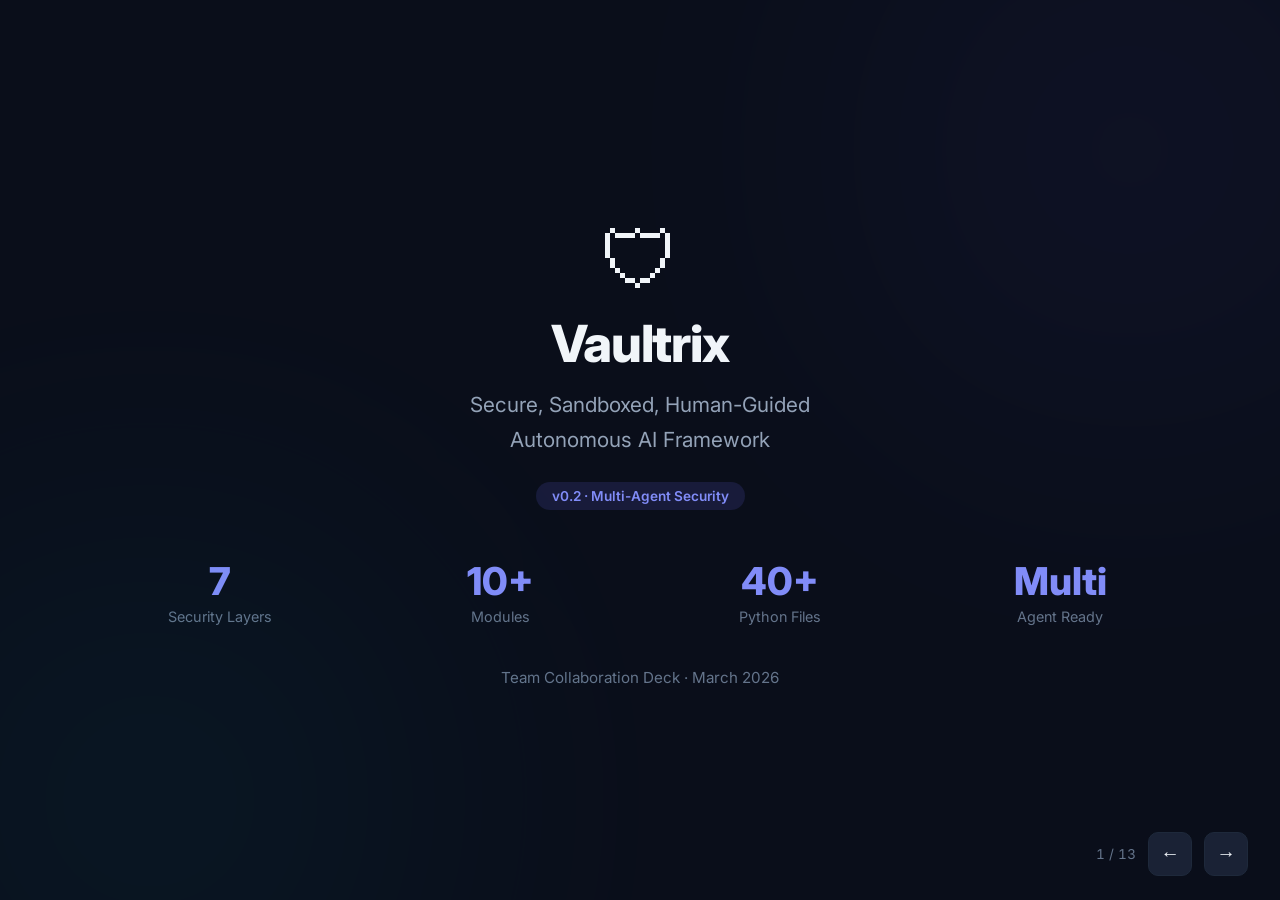
<file: slides.html>
<!DOCTYPE html>
<html lang="en">
<head>
<meta charset="UTF-8">
<meta name="viewport" content="width=device-width, initial-scale=1.0">
<title>Vaultrix - Team Presentation</title>
<style>
  @import url('https://fonts.googleapis.com/css2?family=Inter:wght@300;400;500;600;700;800&family=JetBrains+Mono:wght@400;500&display=swap');

  :root {
    --bg-primary: #0a0e1a;
    --bg-secondary: #111827;
    --bg-card: #1a2235;
    --accent: #6366f1;
    --accent-light: #818cf8;
    --accent-glow: rgba(99, 102, 241, 0.3);
    --green: #10b981;
    --yellow: #f59e0b;
    --red: #ef4444;
    --cyan: #06b6d4;
    --text-primary: #f1f5f9;
    --text-secondary: #94a3b8;
    --text-muted: #64748b;
    --border: #1e293b;
  }

  * { margin: 0; padding: 0; box-sizing: border-box; }

  body {
    font-family: 'Inter', -apple-system, sans-serif;
    background: var(--bg-primary);
    color: var(--text-primary);
    overflow: hidden;
    height: 100vh;
    width: 100vw;
  }

  /* Slide Container */
  .deck {
    position: relative;
    width: 100vw;
    height: 100vh;
  }

  .slide {
    position: absolute;
    top: 0; left: 0;
    width: 100%; height: 100%;
    display: flex;
    flex-direction: column;
    justify-content: center;
    align-items: center;
    padding: 60px 80px;
    opacity: 0;
    transform: translateX(60px);
    transition: opacity 0.5s ease, transform 0.5s ease;
    pointer-events: none;
    overflow-y: auto;
  }

  .slide.active {
    opacity: 1;
    transform: translateX(0);
    pointer-events: auto;
  }

  .slide.prev {
    opacity: 0;
    transform: translateX(-60px);
  }

  /* Typography */
  h1 { font-size: 3.2rem; font-weight: 800; line-height: 1.1; letter-spacing: -0.02em; }
  h2 { font-size: 2.2rem; font-weight: 700; line-height: 1.2; letter-spacing: -0.01em; margin-bottom: 32px; }
  h3 { font-size: 1.4rem; font-weight: 600; margin-bottom: 12px; }
  p  { font-size: 1.15rem; line-height: 1.7; color: var(--text-secondary); }

  .accent { color: var(--accent-light); }
  .green  { color: var(--green); }
  .yellow { color: var(--yellow); }
  .red    { color: var(--red); }
  .cyan   { color: var(--cyan); }
  .muted  { color: var(--text-muted); font-size: 0.95rem; }

  code {
    font-family: 'JetBrains Mono', monospace;
    background: var(--bg-card);
    padding: 2px 8px;
    border-radius: 4px;
    font-size: 0.9em;
  }

  /* Layout helpers */
  .content { max-width: 1100px; width: 100%; }
  .two-col { display: grid; grid-template-columns: 1fr 1fr; gap: 40px; }
  .three-col { display: grid; grid-template-columns: 1fr 1fr 1fr; gap: 24px; }

  .card {
    background: var(--bg-card);
    border: 1px solid var(--border);
    border-radius: 12px;
    padding: 28px;
    transition: border-color 0.3s;
  }
  .card:hover { border-color: var(--accent); }
  .card h3 { margin-bottom: 10px; }
  .card p  { font-size: 1rem; }

  .tag {
    display: inline-block;
    padding: 4px 12px;
    border-radius: 20px;
    font-size: 0.8rem;
    font-weight: 600;
    margin: 2px 4px 2px 0;
  }
  .tag-green  { background: rgba(16,185,129,0.15); color: var(--green); }
  .tag-yellow { background: rgba(245,158,11,0.15); color: var(--yellow); }
  .tag-red    { background: rgba(239,68,68,0.15);  color: var(--red); }
  .tag-accent { background: rgba(99,102,241,0.15); color: var(--accent-light); }
  .tag-cyan   { background: rgba(6,182,212,0.15);  color: var(--cyan); }

  /* Lists */
  ul { list-style: none; padding: 0; }
  ul li {
    position: relative;
    padding: 8px 0 8px 28px;
    font-size: 1.05rem;
    color: var(--text-secondary);
    line-height: 1.6;
  }
  ul li::before {
    content: '';
    position: absolute;
    left: 0; top: 16px;
    width: 10px; height: 10px;
    border-radius: 3px;
    background: var(--accent);
  }

  /* Progress bar */
  .progress-bar {
    width: 100%;
    height: 8px;
    background: var(--bg-card);
    border-radius: 4px;
    margin: 8px 0 4px;
    overflow: hidden;
  }
  .progress-fill {
    height: 100%;
    border-radius: 4px;
    transition: width 0.6s ease;
  }

  /* Architecture diagram */
  .arch-layer {
    width: 100%;
    padding: 18px 24px;
    border-radius: 10px;
    margin: 6px 0;
    text-align: center;
    font-weight: 600;
    font-size: 1rem;
    position: relative;
  }
  .arch-layer::after {
    content: '';
    display: block;
    width: 2px; height: 12px;
    background: var(--text-muted);
    margin: 0 auto;
    position: absolute;
    bottom: -12px; left: 50%;
  }
  .arch-layer:last-child::after { display: none; }

  /* Timeline */
  .timeline {
    display: flex;
    gap: 0;
    width: 100%;
  }
  .timeline-item {
    flex: 1;
    padding: 16px 12px;
    border-top: 3px solid var(--border);
    position: relative;
  }
  .timeline-item.done   { border-top-color: var(--green); }
  .timeline-item.active { border-top-color: var(--yellow); }
  .timeline-item .phase-label {
    font-size: 0.75rem;
    font-weight: 600;
    text-transform: uppercase;
    letter-spacing: 0.05em;
    margin-bottom: 4px;
  }
  .timeline-item h3 { font-size: 1rem; margin-bottom: 6px; }
  .timeline-item p  { font-size: 0.85rem; }

  /* Navigation */
  .nav {
    position: fixed;
    bottom: 24px;
    right: 32px;
    display: flex;
    gap: 12px;
    z-index: 100;
    align-items: center;
  }
  .nav button {
    width: 44px; height: 44px;
    border-radius: 10px;
    border: 1px solid var(--border);
    background: var(--bg-card);
    color: var(--text-primary);
    font-size: 1.2rem;
    cursor: pointer;
    transition: background 0.2s, border-color 0.2s;
    display: flex; align-items: center; justify-content: center;
  }
  .nav button:hover { background: var(--accent); border-color: var(--accent); }
  .nav .counter {
    font-size: 0.85rem;
    color: var(--text-muted);
    font-variant-numeric: tabular-nums;
  }

  /* Slide-specific */
  .hero-subtitle {
    font-size: 1.3rem;
    color: var(--text-secondary);
    margin-top: 16px;
    font-weight: 400;
  }
  .hero-badge {
    display: inline-block;
    padding: 6px 16px;
    border-radius: 20px;
    font-size: 0.85rem;
    font-weight: 600;
    background: rgba(99,102,241,0.15);
    color: var(--accent-light);
    margin-top: 24px;
  }
  .stat-grid { display: grid; grid-template-columns: repeat(4, 1fr); gap: 20px; margin-top: 24px; }
  .stat { text-align: center; }
  .stat .num { font-size: 2.4rem; font-weight: 800; color: var(--accent-light); }
  .stat .label { font-size: 0.9rem; color: var(--text-muted); margin-top: 4px; }

  .collab-card {
    background: var(--bg-card);
    border: 1px solid var(--border);
    border-radius: 12px;
    padding: 24px;
    border-left: 4px solid var(--accent);
  }
  .collab-card h3 { color: var(--accent-light); }
  .collab-card + .collab-card { margin-top: 16px; }

  .shield-icon { font-size: 4rem; margin-bottom: 16px; }

  .section-label {
    font-size: 0.8rem;
    font-weight: 700;
    text-transform: uppercase;
    letter-spacing: 0.12em;
    color: var(--accent-light);
    margin-bottom: 8px;
  }

  /* Background decorations */
  .bg-glow {
    position: absolute;
    width: 500px; height: 500px;
    border-radius: 50%;
    filter: blur(150px);
    opacity: 0.07;
    pointer-events: none;
  }
  .bg-glow-1 { background: var(--accent); top: -100px; right: -100px; }
  .bg-glow-2 { background: var(--cyan); bottom: -150px; left: -100px; }
</style>
</head>
<body>

<div class="deck" id="deck">

  <!-- ===================== SLIDE 1: TITLE ===================== -->
  <div class="slide active" data-slide="0">
    <div class="bg-glow bg-glow-1"></div>
    <div class="bg-glow bg-glow-2"></div>
    <div class="content" style="text-align:center;">
      <div style="font-size:5rem; margin-bottom:8px;">&#x1F6E1;</div>
      <h1>Vaultrix</h1>
      <p class="hero-subtitle">Secure, Sandboxed, Human-Guided<br>Autonomous AI Framework</p>
      <div class="hero-badge">v0.2 &middot; Multi-Agent Security</div>
      <div class="stat-grid" style="margin-top:48px;">
        <div class="stat"><div class="num">7</div><div class="label">Security Layers</div></div>
        <div class="stat"><div class="num">10+</div><div class="label">Modules</div></div>
        <div class="stat"><div class="num">40+</div><div class="label">Python Files</div></div>
        <div class="stat"><div class="num">Multi</div><div class="label">Agent Ready</div></div>
      </div>
      <p class="muted" style="margin-top:40px;">Team Collaboration Deck &middot; March 2026</p>
    </div>
  </div>

  <!-- ===================== SLIDE 2: PROBLEM ===================== -->
  <div class="slide" data-slide="1">
    <div class="content">
      <div class="section-label">The Problem</div>
      <h2>Autonomous AI Agents Are Powerful &mdash;<br>But <span class="red">Uncontrolled</span></h2>
      <div class="two-col" style="margin-top:32px;">
        <div>
          <ul>
            <li>AI agents can execute code, access files, and call APIs</li>
            <li>No standard security boundary between agent and host</li>
            <li>Single-layer security models are brittle</li>
            <li>Limited human oversight in critical operations</li>
            <li>Data leakage and privilege escalation risks</li>
            <li><strong class="yellow">Multi-agent systems multiply the attack surface</strong></li>
            <li><strong class="yellow">Agent-to-agent communication creates new trust boundaries</strong></li>
          </ul>
        </div>
        <div class="card" style="display:flex;flex-direction:column;justify-content:center;">
          <h3 class="red">Real-World Risks</h3>
          <p style="margin-top:8px;">An unconstrained agent could read sensitive files, exfiltrate data over the network, install malicious packages, or modify system configurations &mdash; all while appearing helpful.</p>
          <p style="margin-top:16px;font-weight:600;color:var(--text-primary);">We need defense-in-depth, not defense-in-hope.</p>
        </div>
      </div>
    </div>
  </div>

  <!-- ===================== SLIDE 3: SOLUTION ===================== -->
  <div class="slide" data-slide="2">
    <div class="content">
      <div class="section-label">Our Solution</div>
      <h2>Defense-in-Depth for AI Agents</h2>
      <p style="max-width:700px;margin-bottom:32px;">Vaultrix wraps autonomous agents in <strong>5 independent security layers</strong> so that no single failure compromises the system.</p>
      <div style="max-width:600px;">
        <div class="arch-layer" style="background:rgba(99,102,241,0.15);color:var(--accent-light);">
          Layer 1 &middot; Application (Input Validation)
        </div>
        <div class="arch-layer" style="background:rgba(6,182,212,0.12);color:var(--cyan);margin-top:18px;">
          Layer 2 &middot; Permissions (Granular Access Control)
        </div>
        <div class="arch-layer" style="background:rgba(245,158,11,0.12);color:var(--yellow);margin-top:18px;">
          Layer 3 &middot; Approval (Human-in-the-Loop)
        </div>
        <div class="arch-layer" style="background:rgba(16,185,129,0.12);color:var(--green);margin-top:18px;">
          Layer 4 &middot; Sandbox (Docker Isolation)
        </div>
        <div class="arch-layer" style="background:rgba(239,68,68,0.12);color:var(--red);margin-top:18px;">
          Layer 5 &middot; Encryption (Data Protection)
        </div>
      </div>
    </div>
  </div>

  <!-- ===================== SLIDE 4: ARCHITECTURE ===================== -->
  <div class="slide" data-slide="3">
    <div class="content">
      <div class="section-label">Architecture</div>
      <h2>Execution Flow</h2>
      <div class="card" style="margin-bottom:28px;padding:24px 32px;">
        <p style="font-family:'JetBrains Mono',monospace;font-size:0.95rem;color:var(--accent-light);text-align:center;line-height:2;">
          User Input &rarr; CLI Parser &rarr; <span class="cyan">Permission Check</span> &rarr; <span class="yellow">Risk Assessment</span> &rarr; <span class="yellow">HITL Approval</span> &rarr; <span class="green">Sandbox Execution</span> &rarr; Audit Log &rarr; Result
        </p>
      </div>
      <div class="two-col">
        <div class="card">
          <h3>Core Components</h3>
          <ul>
            <li><strong>VaultrixAgent</strong> &mdash; orchestration &amp; lifecycle</li>
            <li><strong>SandboxManager</strong> &mdash; Docker/local isolation</li>
            <li><strong>PermissionManager</strong> &mdash; deny-by-default ACL</li>
            <li><strong>AgentOrchestrator</strong> &mdash; multi-agent coordination</li>
            <li><strong>SecureChannel</strong> &mdash; encrypted inter-agent comms</li>
            <li><strong>EncryptionManager</strong> &mdash; AES-256, Ed25519 signing</li>
          </ul>
        </div>
        <div class="card">
          <h3>Design Principles</h3>
          <ul>
            <li><strong>Least Privilege</strong> &mdash; explicit grants only</li>
            <li><strong>Fail-Safe Defaults</strong> &mdash; ambiguity = deny</li>
            <li><strong>Complete Mediation</strong> &mdash; every op verified</li>
            <li><strong>Path Traversal Immune</strong> &mdash; POSIX normalization</li>
            <li><strong>Zero Trust Between Agents</strong> &mdash; no implicit trust</li>
          </ul>
        </div>
      </div>
    </div>
  </div>

  <!-- ===================== SLIDE 5: MULTI-AGENT SECURITY (NEW) ===================== -->
  <div class="slide" data-slide="4">
    <div class="content">
      <div class="section-label">New in v0.2</div>
      <h2>Multi-Agent Security</h2>
      <div class="two-col" style="margin-top:8px;">
        <div class="card" style="font-family:'JetBrains Mono',monospace;font-size:0.85rem;line-height:1.7;color:var(--text-secondary);white-space:pre;">
+-----------------------+
|    ORCHESTRATOR       |
|  (lead agent)         |
+-----------+-----------+
            |
   +--------+--------+
   |  SECURE CHANNEL  |
   | (encrypted, typed)|
   +--+-----+------+--+
      |     |      |
  +---+- +--+-- +--+---+
  |AGENT| |AGENT| |AGENT|
  |Rsrch| |Coder| |Revwr|
  +-----+ +-----+ +-----+
  [sand]  [sand]  [sand]</div>
        <div>
          <ul>
            <li>Each agent gets its <strong>own sandbox</strong> &mdash; full isolation</li>
            <li><strong>Encrypted inter-agent channel</strong> &mdash; AES-256 comms</li>
            <li><strong>Trust matrix</strong> with 5 levels (untrusted to full)</li>
            <li><strong>Rate limits + size caps</strong> on all messages</li>
            <li><strong>Typed TaskHandoff protocol</strong> &mdash; no arbitrary payloads</li>
            <li><strong>Full audit trail</strong> &mdash; every handoff logged</li>
          </ul>
        </div>
      </div>
    </div>
  </div>

  <!-- ===================== SLIDE 6: TRUST MATRIX (NEW) ===================== -->
  <div class="slide" data-slide="5">
    <div class="content">
      <div class="section-label">Access Control</div>
      <h2>Trust-Based Access Control</h2>
      <div class="card" style="margin-bottom:24px;overflow-x:auto;">
        <table style="width:100%;border-collapse:collapse;font-size:0.95rem;">
          <thead>
            <tr style="border-bottom:2px solid var(--border);">
              <th style="text-align:left;padding:12px 16px;color:var(--text-muted);">Agent</th>
              <th style="text-align:center;padding:12px 16px;color:var(--text-muted);">Execute</th>
              <th style="text-align:center;padding:12px 16px;color:var(--text-muted);">Read Files</th>
              <th style="text-align:center;padding:12px 16px;color:var(--text-muted);">Write Files</th>
              <th style="text-align:center;padding:12px 16px;color:var(--text-muted);">Network</th>
              <th style="text-align:center;padding:12px 16px;color:var(--text-muted);">Share Resources</th>
            </tr>
          </thead>
          <tbody>
            <tr style="border-bottom:1px solid var(--border);">
              <td style="padding:12px 16px;font-weight:600;">lead</td>
              <td style="text-align:center;padding:12px 16px;"><span class="tag tag-green">TRUSTED</span></td>
              <td style="text-align:center;padding:12px 16px;"><span class="tag tag-green">TRUSTED</span></td>
              <td style="text-align:center;padding:12px 16px;"><span class="tag tag-green">TRUSTED</span></td>
              <td style="text-align:center;padding:12px 16px;"><span class="tag tag-yellow">RESTRICTED</span></td>
              <td style="text-align:center;padding:12px 16px;"><span class="tag tag-green">TRUSTED</span></td>
            </tr>
            <tr style="border-bottom:1px solid var(--border);">
              <td style="padding:12px 16px;font-weight:600;">worker-1</td>
              <td style="text-align:center;padding:12px 16px;"><span class="tag tag-yellow">RESTRICTED</span></td>
              <td style="text-align:center;padding:12px 16px;"><span class="tag tag-green">TRUSTED</span></td>
              <td style="text-align:center;padding:12px 16px;"><span class="tag tag-yellow">RESTRICTED</span></td>
              <td style="text-align:center;padding:12px 16px;"><span class="tag tag-red">UNTRUSTED</span></td>
              <td style="text-align:center;padding:12px 16px;"><span class="tag tag-yellow">RESTRICTED</span></td>
            </tr>
            <tr style="border-bottom:1px solid var(--border);">
              <td style="padding:12px 16px;font-weight:600;">worker-2</td>
              <td style="text-align:center;padding:12px 16px;"><span class="tag tag-yellow">RESTRICTED</span></td>
              <td style="text-align:center;padding:12px 16px;"><span class="tag tag-yellow">RESTRICTED</span></td>
              <td style="text-align:center;padding:12px 16px;"><span class="tag tag-red">UNTRUSTED</span></td>
              <td style="text-align:center;padding:12px 16px;"><span class="tag tag-red">UNTRUSTED</span></td>
              <td style="text-align:center;padding:12px 16px;"><span class="tag tag-yellow">RESTRICTED</span></td>
            </tr>
            <tr>
              <td style="padding:12px 16px;font-weight:600;">worker-3</td>
              <td style="text-align:center;padding:12px 16px;"><span class="tag tag-red">UNTRUSTED</span></td>
              <td style="text-align:center;padding:12px 16px;"><span class="tag tag-red">UNTRUSTED</span></td>
              <td style="text-align:center;padding:12px 16px;"><span class="tag tag-red">UNTRUSTED</span></td>
              <td style="text-align:center;padding:12px 16px;"><span class="tag tag-red">UNTRUSTED</span></td>
              <td style="text-align:center;padding:12px 16px;"><span class="tag tag-red">UNTRUSTED</span></td>
            </tr>
          </tbody>
        </table>
      </div>
      <p style="max-width:800px;">
        <strong class="green">Resource sharing</strong> requires TRUSTED level.
        <strong class="yellow">Communication</strong> requires at minimum RESTRICTED.
        <strong class="red">Untrusted</strong> = completely blocked.
      </p>
    </div>
  </div>

  <!-- ===================== SLIDE 7: RESILIENCE (NEW) ===================== -->
  <div class="slide" data-slide="6">
    <div class="content">
      <div class="section-label">Resilience</div>
      <h2>Production-Grade Resilience <span class="muted">(Inspired by DeepAudit)</span></h2>
      <div class="three-col" style="margin-top:8px;">
        <div class="card">
          <h3><span class="cyan">Circuit Breaker</span></h3>
          <p>3-state pattern (closed, open, half-open). Separate presets for LLM calls and tool execution. Auto-recovery with configurable thresholds.</p>
          <div style="margin-top:12px;">
            <span class="tag tag-cyan">3-State</span>
            <span class="tag tag-cyan">LLM + Tool</span>
          </div>
        </div>
        <div class="card">
          <h3><span class="yellow">Fallback Handler</span></h3>
          <p>Automatic context reduction on token overflow. Tool-level fallback chains. Graceful degradation instead of hard failure.</p>
          <div style="margin-top:12px;">
            <span class="tag tag-yellow">Context Reduction</span>
            <span class="tag tag-yellow">Tool Fallbacks</span>
          </div>
        </div>
        <div class="card">
          <h3><span class="green">Input Validation</span></h3>
          <p>Full input sanitization pipeline. Path traversal detection and blocking. Typed schemas for all inter-agent messages.</p>
          <div style="margin-top:12px;">
            <span class="tag tag-green">Sanitization</span>
            <span class="tag tag-green">Typed Schemas</span>
          </div>
        </div>
      </div>
      <div class="card" style="margin-top:24px;text-align:center;">
        <p style="color:var(--text-primary);font-weight:500;">Also: <span class="accent">Anti-hallucination guards</span>, <span class="cyan">cancellation support</span>, <span class="green">structured agent state with 7-state lifecycle</span></p>
      </div>
    </div>
  </div>

  <!-- ===================== SLIDE 8: KEY FEATURES ===================== -->
  <div class="slide" data-slide="7">
    <div class="content">
      <div class="section-label">Key Features</div>
      <h2>What We've Built (v0.2)</h2>
      <div class="three-col" style="margin-top:8px;">
        <div class="card">
          <h3><span class="green">Sandbox Manager</span></h3>
          <p>Docker-based isolation with resource limits (CPU, memory, storage). Network disabled by default. Auto-detects environment.</p>
          <div style="margin-top:12px;">
            <span class="tag tag-green">Docker</span>
            <span class="tag tag-green">Local Fallback</span>
          </div>
        </div>
        <div class="card">
          <h3><span class="cyan">Permission System</span></h3>
          <p>5-level hierarchy (NONE to ADMIN), 6 resource types, risk classification. Whitelist-based with full audit logging.</p>
          <div style="margin-top:12px;">
            <span class="tag tag-cyan">Deny-by-Default</span>
            <span class="tag tag-cyan">Audit Trail</span>
          </div>
        </div>
        <div class="card">
          <h3><span class="accent">Agent Core</span></h3>
          <p>Permission-aware execution engine with context manager support, action history, real-time status monitoring, and anti-hallucination guards.</p>
          <div style="margin-top:12px;">
            <span class="tag tag-accent">Claude SDK</span>
            <span class="tag tag-accent">Anti-Hallucination</span>
          </div>
        </div>
        <div class="card">
          <h3><span class="yellow">CLI Interface</span></h3>
          <p>Interactive REPL with rich terminal output. Commands for status, logs, exec, and permission set selection.</p>
          <div style="margin-top:12px;">
            <span class="tag tag-yellow">Click</span>
            <span class="tag tag-yellow">Rich</span>
          </div>
        </div>
        <div class="card">
          <h3><span class="green">Skill Scanner (VaultHub)</span></h3>
          <p>Security scanner for third-party skills. Manifest validation, signature verification, vulnerability detection.</p>
          <div style="margin-top:12px;">
            <span class="tag tag-green">Scanner</span>
            <span class="tag tag-green">Signing</span>
          </div>
        </div>
        <div class="card">
          <h3><span class="red">Encryption at Rest</span></h3>
          <p>AES-256 encryption for stored data, Ed25519 skill signing, secure key management with configurable backends.</p>
          <div style="margin-top:12px;">
            <span class="tag tag-red">AES-256</span>
            <span class="tag tag-red">Ed25519</span>
          </div>
        </div>
      </div>
    </div>
  </div>

  <!-- ===================== SLIDE 9: LIVE DEMO ===================== -->
  <div class="slide" data-slide="8">
    <div class="content">
      <div class="section-label">Demo</div>
      <h2>See It in Action</h2>
      <div class="two-col" style="margin-top:8px;">
        <div class="card">
          <h3><span class="green">Single-Agent Demo</span></h3>
          <p style="margin-top:8px;"><code>python examples/cli_demo.py</code></p>
          <ul style="margin-top:12px;">
            <li>Sandbox creation &amp; isolation</li>
            <li>Permission checks (deny-by-default)</li>
            <li>Risk assessment &amp; classification</li>
            <li>Human-in-the-loop approval</li>
            <li>Encryption at rest</li>
            <li>Full audit trail output</li>
          </ul>
        </div>
        <div class="card">
          <h3><span class="cyan">Multi-Agent Demo</span></h3>
          <p style="margin-top:8px;"><code>python examples/multi_agent_demo.py</code></p>
          <ul style="margin-top:12px;">
            <li>Orchestrator + worker agent setup</li>
            <li>Trust matrix enforcement</li>
            <li>Encrypted inter-agent messaging</li>
            <li>TaskHandoff protocol in action</li>
            <li>Cross-agent audit trail</li>
          </ul>
        </div>
      </div>
      <div class="card" style="margin-top:24px;text-align:center;">
        <p style="color:var(--text-primary);font-weight:500;">Interactive mode: <code>vaultrix start --interactive</code></p>
      </div>
    </div>
  </div>

  <!-- ===================== SLIDE 10: TECH STACK ===================== -->
  <div class="slide" data-slide="9">
    <div class="content">
      <div class="section-label">Tech Stack</div>
      <h2>Built with Modern Python</h2>
      <div class="two-col">
        <div>
          <h3 style="margin-bottom:16px;">Core</h3>
          <div class="card" style="margin-bottom:12px;"><strong>Python 3.10+</strong> <span class="muted">&mdash; async-ready, type hints</span></div>
          <div class="card" style="margin-bottom:12px;"><strong>Docker 20.10+</strong> <span class="muted">&mdash; container isolation</span></div>
          <div class="card" style="margin-bottom:12px;"><strong>Anthropic SDK</strong> <span class="muted">&mdash; Claude LLM integration</span></div>
          <div class="card" style="margin-bottom:12px;"><strong>Pydantic 2.0</strong> <span class="muted">&mdash; type safety &amp; validation</span></div>
          <div class="card" style="margin-bottom:12px;"><strong>Click + Rich</strong> <span class="muted">&mdash; CLI framework &amp; terminal UI</span></div>
          <div class="card"><strong>Cryptography</strong> <span class="muted">&mdash; AES-256, Ed25519 signing</span></div>
        </div>
        <div>
          <h3 style="margin-bottom:16px;">Upcoming (Phase 2+)</h3>
          <div class="card" style="margin-bottom:12px;"><strong>FastAPI</strong> <span class="muted">&mdash; VaultHub REST API</span></div>
          <div class="card" style="margin-bottom:12px;"><strong>SQLAlchemy + PostgreSQL</strong> <span class="muted">&mdash; skill registry DB</span></div>
          <div class="card" style="margin-bottom:12px;"><strong>Flask</strong> <span class="muted">&mdash; web dashboard UI</span></div>
          <div class="card" style="margin-bottom:12px;"><strong>React</strong> <span class="muted">&mdash; review dashboard frontend</span></div>
          <h3 style="margin-top:24px;margin-bottom:16px;">Dev Tooling</h3>
          <div class="card" style="margin-bottom:12px;"><strong>Black + Ruff + MyPy</strong> <span class="muted">&mdash; code quality</span></div>
          <div class="card"><strong>pytest</strong> <span class="muted">&mdash; testing with fixtures &amp; coverage</span></div>
        </div>
      </div>
    </div>
  </div>

  <!-- ===================== SLIDE 11: ROADMAP ===================== -->
  <div class="slide" data-slide="10">
    <div class="content">
      <div class="section-label">Roadmap</div>
      <h2>6-Phase Plan to V1 Launch</h2>
      <div class="timeline" style="margin-top:24px;">
        <div class="timeline-item done">
          <div class="phase-label green">Phase 1+2 &middot; Done</div>
          <h3>Architecture, Sandbox &amp; Multi-Agent</h3>
          <p>Core engine, permissions, sandbox, multi-agent orchestration, secure channels, CLI, tests, docs</p>
          <div class="progress-bar"><div class="progress-fill" style="width:100%;background:var(--green);"></div></div>
          <span class="muted">100%</span>
        </div>
        <div class="timeline-item active">
          <div class="phase-label yellow">Phase 3 &middot; Next</div>
          <h3>VaultHub Registry</h3>
          <p>Skill marketplace, security scanner, signing, FastAPI</p>
          <div class="progress-bar"><div class="progress-fill" style="width:10%;background:var(--yellow);"></div></div>
          <span class="muted">Target: Apr 4</span>
        </div>
        <div class="timeline-item">
          <div class="phase-label muted">Phase 4</div>
          <h3>Human-in-the-Loop</h3>
          <p>Approval UI, action classification, notifications</p>
          <div class="progress-bar"><div class="progress-fill" style="width:0%;"></div></div>
          <span class="muted">Target: May 2</span>
        </div>
        <div class="timeline-item">
          <div class="phase-label muted">Phase 5</div>
          <h3>Beta &amp; Audit</h3>
          <p>Pen testing, closed beta, 3rd-party audit, perf tuning</p>
          <div class="progress-bar"><div class="progress-fill" style="width:0%;"></div></div>
          <span class="muted">Target: Jun 27</span>
        </div>
        <div class="timeline-item">
          <div class="phase-label muted">Phase 6</div>
          <h3>V1 Launch</h3>
          <p>Open source, community, bounty program</p>
          <div class="progress-bar"><div class="progress-fill" style="width:0%;"></div></div>
          <span class="muted">Target: Jul 25</span>
        </div>
      </div>
    </div>
  </div>

  <!-- ===================== SLIDE 12: COLLABORATION ===================== -->
  <div class="slide" data-slide="11">
    <div class="content">
      <div class="section-label">Collaboration Opportunities</div>
      <h2>Where We Need Your Help</h2>
      <div class="three-col" style="margin-top:8px;">
        <div class="collab-card" style="border-left-color:var(--red);">
          <h3 style="color:var(--red);">Security Researcher</h3>
          <p>Sandbox escape testing, multi-agent trust model review, threat modeling, penetration testing, permission boundary fuzzing, supply chain security</p>
          <div style="margin-top:12px;">
            <span class="tag tag-red">2-3 people</span>
          </div>
        </div>
        <div class="collab-card" style="border-left-color:var(--accent);">
          <h3 style="color:var(--accent-light);">LLM / Agent Engineer</h3>
          <p>Multi-agent orchestration, ReAct loop optimization, anti-hallucination, tool-call security, circuit breaker &amp; fallback strategies, RAG knowledge base</p>
          <div style="margin-top:12px;">
            <span class="tag tag-accent">2-3 people</span>
          </div>
        </div>
        <div class="collab-card" style="border-left-color:var(--yellow);">
          <h3 style="color:var(--yellow);">Cryptography Engineer</h3>
          <p>Skill signing &amp; verification, key management system, encrypted channel protocols, zero-knowledge proofs, secure multi-party computation</p>
          <div style="margin-top:12px;">
            <span class="tag tag-yellow">1-2 people</span>
          </div>
        </div>
      </div>
    </div>
  </div>

  <!-- ===================== SLIDE 13: CLOSING ===================== -->
  <div class="slide" data-slide="12">
    <div class="bg-glow bg-glow-1"></div>
    <div class="bg-glow bg-glow-2"></div>
    <div class="content" style="text-align:center;">
      <div style="font-size:4rem;margin-bottom:12px;">&#x1F6E1;</div>
      <h1>Let's Build <span class="accent">Trustworthy AI</span><br>Together</h1>
      <p class="hero-subtitle" style="max-width:600px;margin:20px auto 0;">
        Vaultrix makes autonomous agents safe by design.<br>
        We're looking for collaborators across every layer of the stack.
      </p>
      <div style="margin-top:48px;display:flex;gap:16px;justify-content:center;flex-wrap:wrap;">
        <span class="tag tag-green" style="font-size:1rem;padding:8px 20px;">Phase 1+2 Complete</span>
        <span class="tag tag-cyan" style="font-size:1rem;padding:8px 20px;">Multi-Agent Security</span>
        <span class="tag tag-accent" style="font-size:1rem;padding:8px 20px;">V1 Target: July 2026</span>
      </div>
      <p class="muted" style="margin-top:48px;">Questions? Ideas? Let's discuss.</p>
    </div>
  </div>

</div>

<!-- Navigation -->
<div class="nav">
  <span class="counter" id="counter">1 / 13</span>
  <button id="prev" aria-label="Previous slide">&#8592;</button>
  <button id="next" aria-label="Next slide">&#8594;</button>
</div>

<script>
  const slides = document.querySelectorAll('.slide');
  const total = slides.length;
  let current = 0;

  function goTo(n) {
    if (n < 0 || n >= total) return;
    slides[current].classList.remove('active');
    slides[current].classList.add(n > current ? 'prev' : '');
    current = n;
    slides.forEach((s, i) => {
      s.classList.remove('active', 'prev');
      if (i === current) s.classList.add('active');
      else if (i < current) s.classList.add('prev');
    });
    document.getElementById('counter').textContent = `${current + 1} / ${total}`;
  }

  document.getElementById('prev').addEventListener('click', () => goTo(current - 1));
  document.getElementById('next').addEventListener('click', () => goTo(current + 1));

  document.addEventListener('keydown', (e) => {
    if (e.key === 'ArrowRight' || e.key === ' ') { e.preventDefault(); goTo(current + 1); }
    if (e.key === 'ArrowLeft') { e.preventDefault(); goTo(current - 1); }
    if (e.key === 'Home') goTo(0);
    if (e.key === 'End') goTo(total - 1);
  });

  // Touch support
  let touchStartX = 0;
  document.addEventListener('touchstart', (e) => { touchStartX = e.touches[0].clientX; });
  document.addEventListener('touchend', (e) => {
    const diff = touchStartX - e.changedTouches[0].clientX;
    if (Math.abs(diff) > 50) { diff > 0 ? goTo(current + 1) : goTo(current - 1); }
  });
</script>
</body>
</html>
</file>
